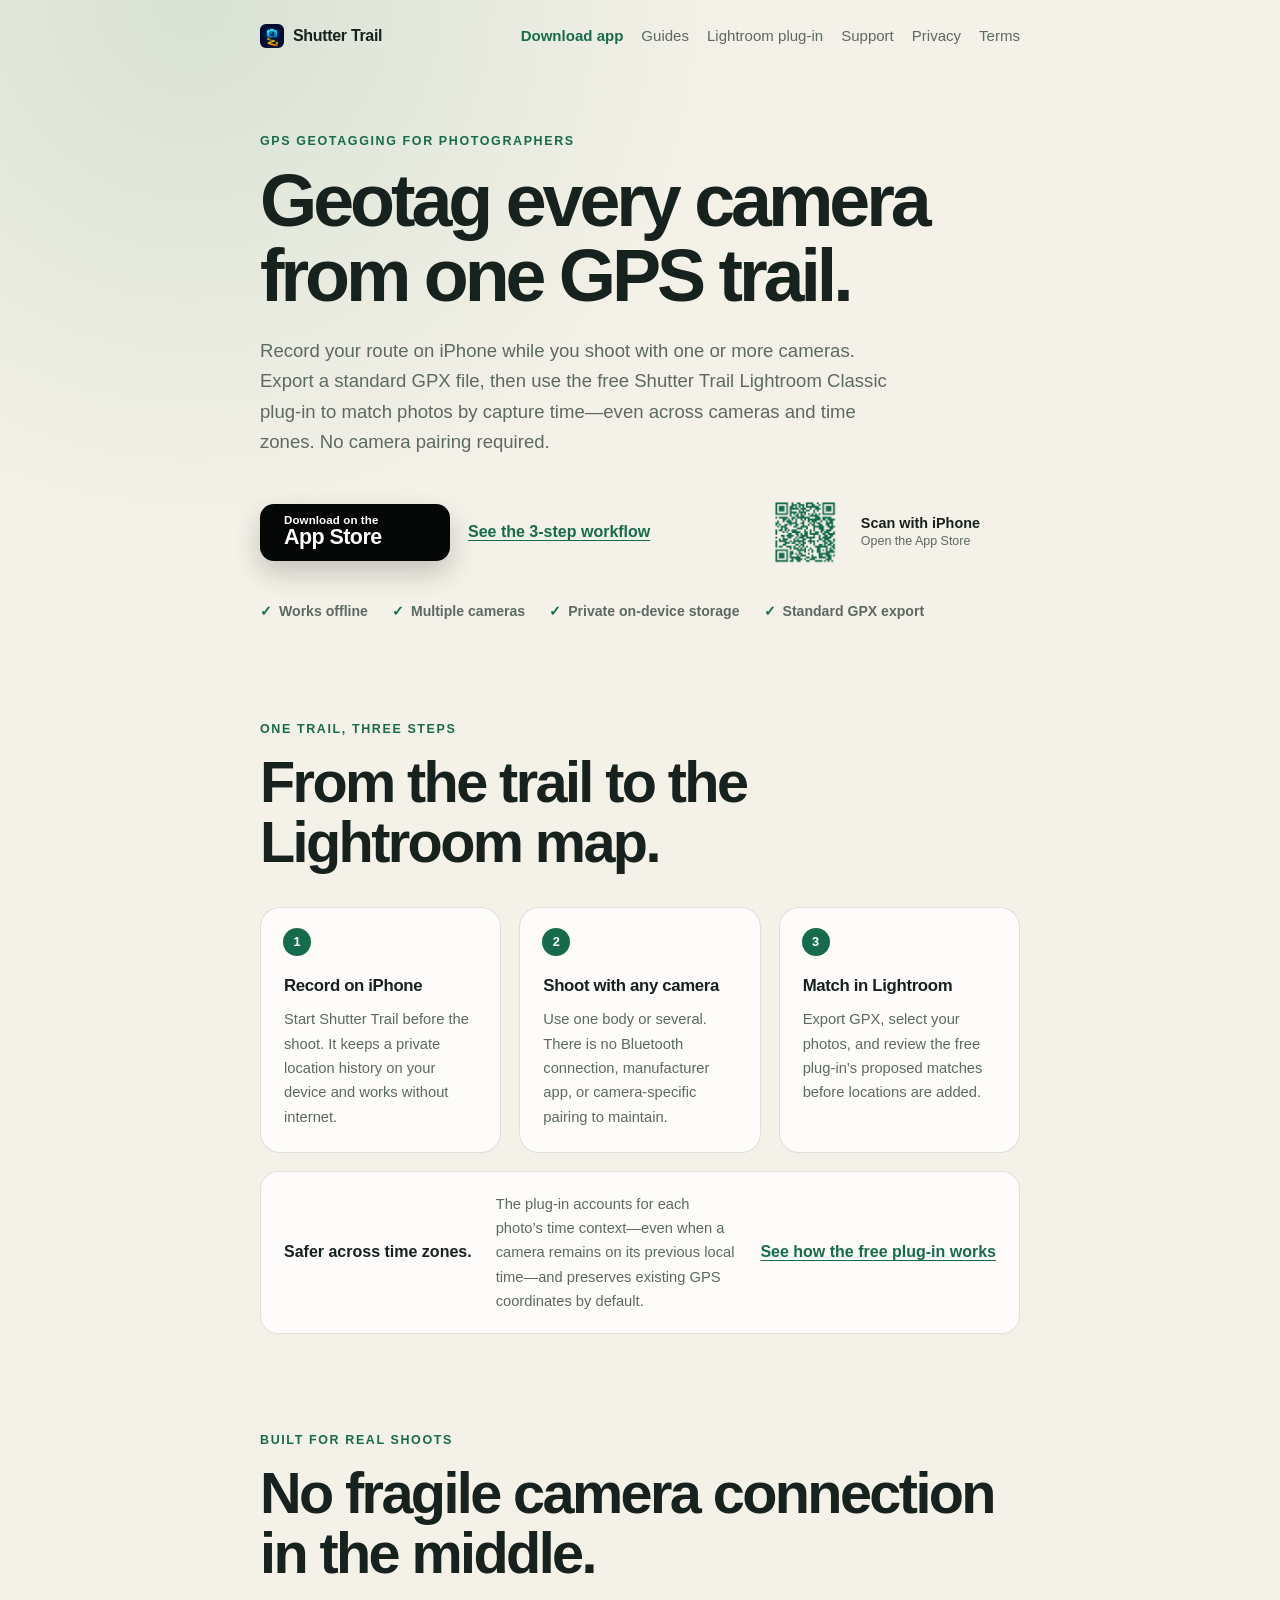
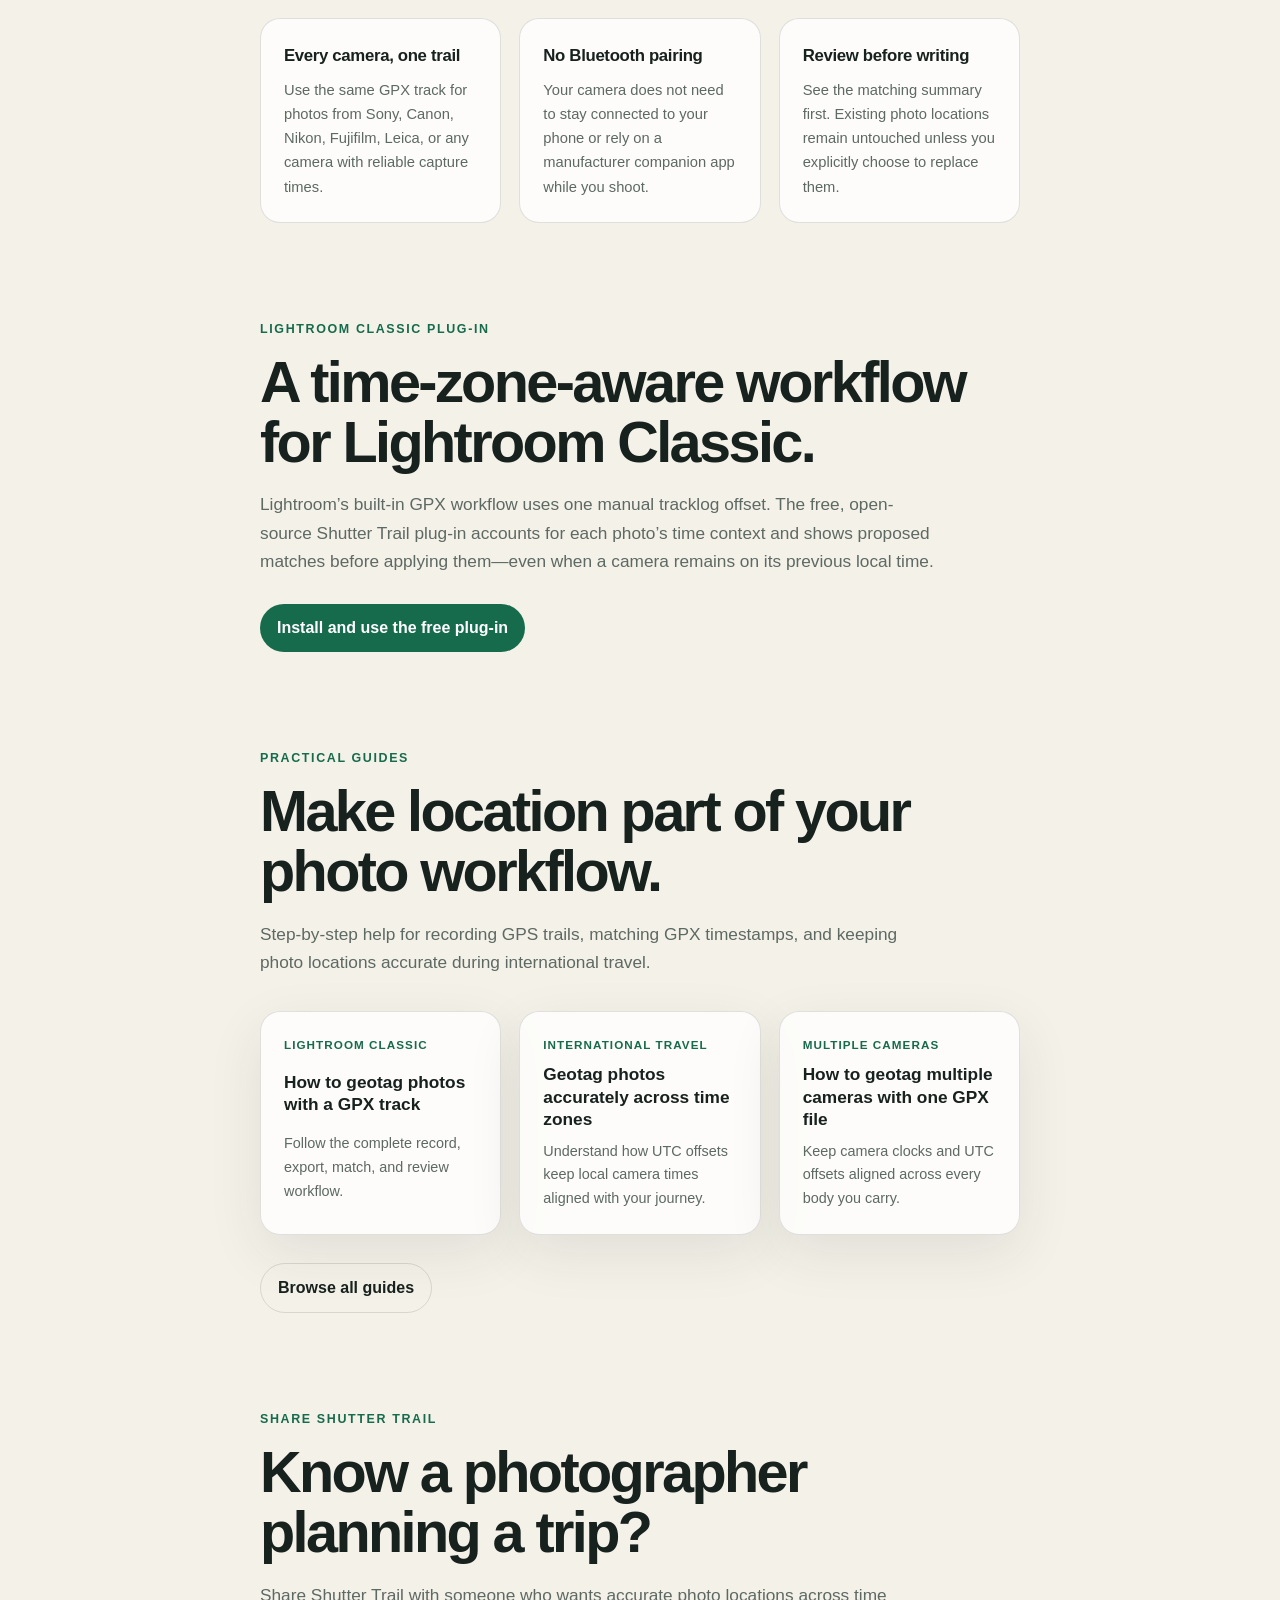
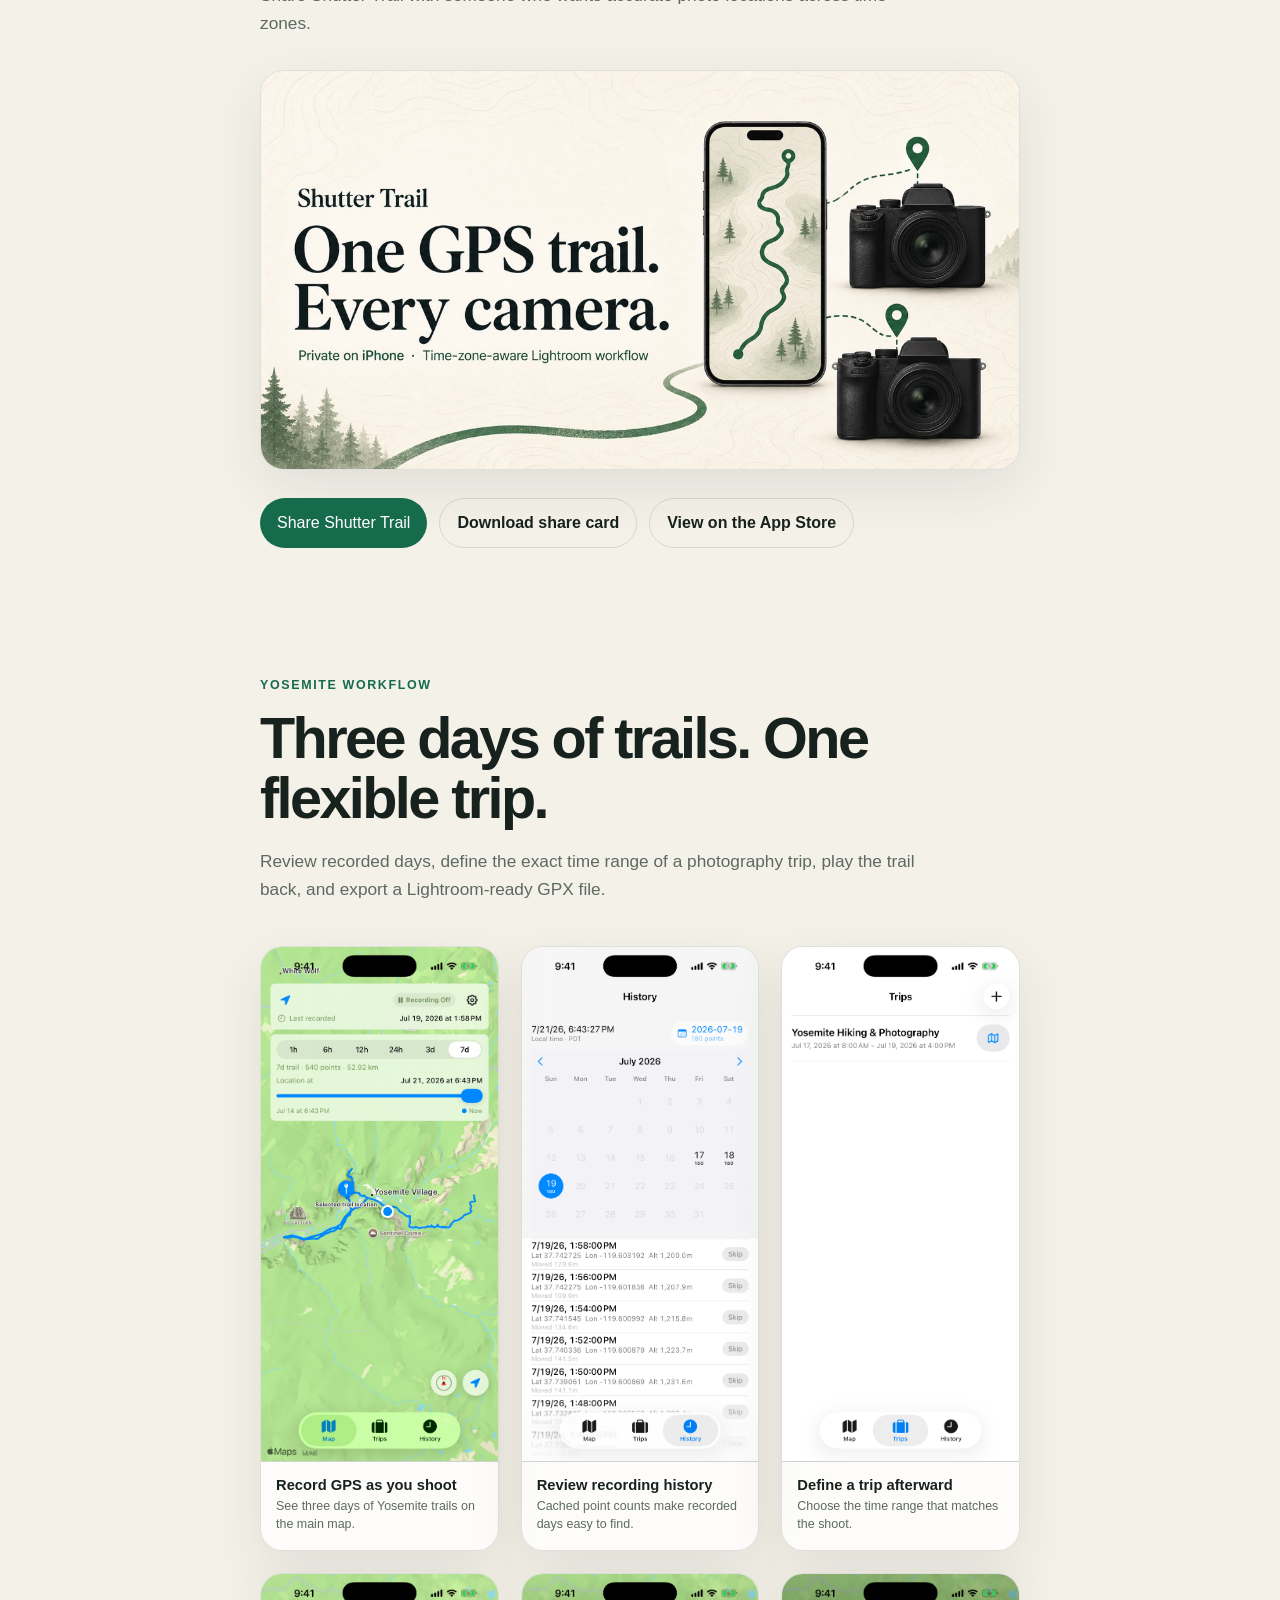
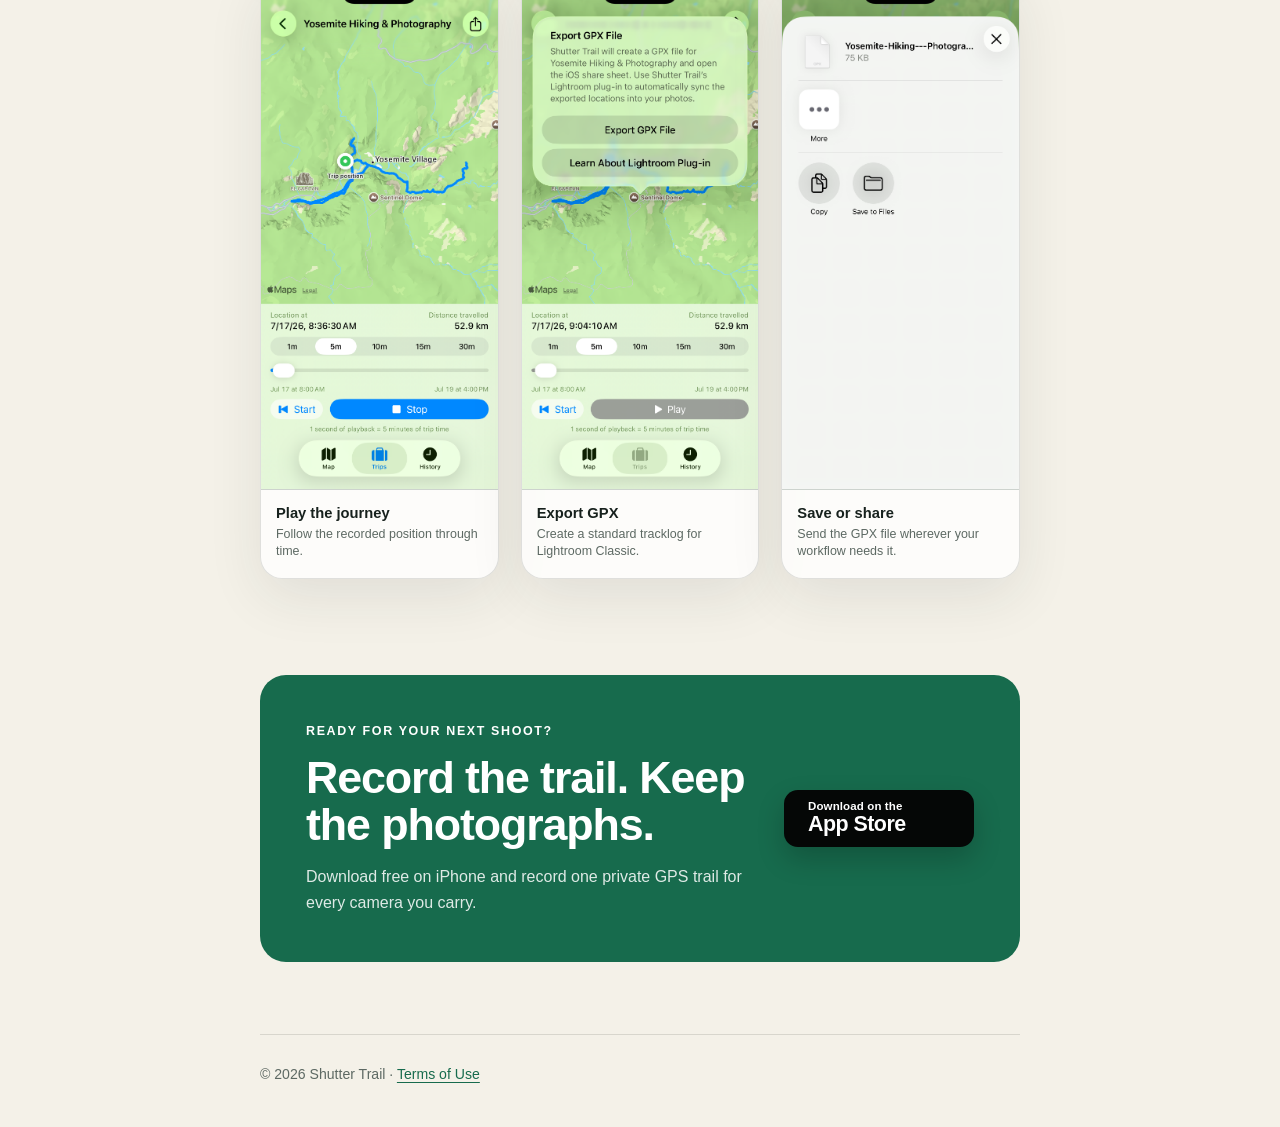
<file: index.html>
<!doctype html>
<html lang="en">
  <head>
    <meta charset="utf-8" />
    <meta name="viewport" content="width=device-width, initial-scale=1" />
    <meta
      name="description"
      content="Record one private GPS trail on iPhone and geotag photos from every camera in Lightroom Classic—even across time zones. No camera pairing required."
    />
    <meta name="robots" content="index, follow" />
    <meta property="og:type" content="website" />
    <meta property="og:title" content="Shutter Trail · One GPS Trail. Every Camera." />
    <meta
      property="og:description"
      content="Record one private GPS trail on iPhone, then match photos from all your cameras in Lightroom Classic—even across time zones."
    />
    <meta property="og:url" content="https://infiz.github.io/shuttertrail-pages/" />
    <meta property="og:site_name" content="Shutter Trail" />
    <meta
      property="og:image"
      content="https://infiz.github.io/shuttertrail-pages/images/og-shutter-trail-v2.jpg"
    />
    <meta property="og:image:width" content="1200" />
    <meta property="og:image:height" content="630" />
    <meta property="og:image:alt" content="Shutter Trail — One GPS trail for every camera" />
    <meta name="twitter:card" content="summary_large_image" />
    <meta name="apple-itunes-app" content="app-id=6792596736" />
    <title>Shutter Trail · One GPS Trail for Every Camera</title>
    <link rel="canonical" href="https://infiz.github.io/shuttertrail-pages/" />
    <link rel="stylesheet" href="styles.css" />
    <script type="application/ld+json">
      {
        "@context": "https://schema.org",
        "@type": "SoftwareApplication",
        "name": "Shutter Trail",
        "url": "https://infiz.github.io/shuttertrail-pages/",
        "installUrl": "https://apps.apple.com/us/app/shutter-trail/id6792596736",
        "applicationCategory": "PhotographyApplication",
        "operatingSystem": "iOS",
        "description": "Record one private GPS trail on iPhone and match photos from multiple cameras in Lightroom Classic, including trips across time zones.",
        "offers": {
          "@type": "Offer",
          "price": "0",
          "priceCurrency": "USD"
        }
      }
    </script>
    <script async src="https://www.googletagmanager.com/gtag/js?id=G-92F6QVJRV9"></script>
    <script src="site.js"></script>
    <script>
      window.dataLayer = window.dataLayer || [];
      function gtag() {
        dataLayer.push(arguments);
      }
      gtag("js", new Date());
      gtag("config", "G-92F6QVJRV9");
    </script>
  </head>
  <body>
    <div class="shell">
      <header>
        <a class="brand" href="./"
          ><img class="brand-icon" src="images/app-icon.png" alt="" width="24" height="24" />Shutter
          Trail</a
        >
        <nav aria-label="Primary">
          <a class="nav-download" href="https://apps.apple.com/us/app/shutter-trail/id6792596736"
            >Download app</a
          >
          <a href="guides/">Guides</a>
          <a href="lightroom-gpx-sync/">Lightroom plug-in</a>
          <a href="support/">Support</a>
          <a href="privacy/">Privacy</a>
          <a href="terms/">Terms</a>
        </nav>
      </header>
      <main>
        <section class="hero" aria-labelledby="hero-title">
          <p class="eyebrow">GPS geotagging for photographers</p>
          <h1 id="hero-title">Geotag every camera from one GPS trail.</h1>
          <p class="lede">
            Record your route on iPhone while you shoot with one or more cameras. Export a standard
            GPX file, then use the free Shutter Trail Lightroom Classic plug-in to match photos by
            capture time—even across cameras and time zones. No camera pairing required.
          </p>
          <div class="actions hero-actions">
            <a
              class="button app-store-button"
              href="https://apps.apple.com/us/app/shutter-trail/id6792596736"
              data-track="app-store-hero"
            >
              <span class="app-store-kicker">Download on the</span>
              <span class="app-store-name">App Store</span>
            </a>
            <a class="hero-secondary-link" href="#how-it-works">See the 3-step workflow</a>
            <a
              class="qr-download"
              href="https://apps.apple.com/us/app/shutter-trail/id6792596736"
              aria-label="Open Shutter Trail in the App Store"
            >
              <img
                src="images/app-store-qr.png"
                alt="QR code for the Shutter Trail App Store page"
                width="96"
                height="96"
              />
              <span><strong>Scan with iPhone</strong>Open the App Store</span>
            </a>
          </div>
          <ul class="trust-line" aria-label="Product highlights">
            <li>Works offline</li>
            <li>Multiple cameras</li>
            <li>Private on-device storage</li>
            <li>Standard GPX export</li>
          </ul>
        </section>

        <section class="workflow" id="how-it-works" aria-labelledby="workflow-title">
          <p class="eyebrow">One trail, three steps</p>
          <h2 id="workflow-title" class="section-title">From the trail to the Lightroom map.</h2>
          <div class="workflow-grid">
            <article class="workflow-step">
              <span class="step-number" aria-hidden="true">1</span>
              <h3>Record on iPhone</h3>
              <p>
                Start Shutter Trail before the shoot. It keeps a private location history on your
                device and works without internet.
              </p>
            </article>
            <article class="workflow-step">
              <span class="step-number" aria-hidden="true">2</span>
              <h3>Shoot with any camera</h3>
              <p>
                Use one body or several. There is no Bluetooth connection, manufacturer app, or
                camera-specific pairing to maintain.
              </p>
            </article>
            <article class="workflow-step">
              <span class="step-number" aria-hidden="true">3</span>
              <h3>Match in Lightroom</h3>
              <p>
                Export GPX, select your photos, and review the free plug-in’s proposed matches
                before locations are added.
              </p>
            </article>
          </div>
          <div class="workflow-note">
            <strong>Safer across time zones.</strong>
            <p>
              The plug-in accounts for each photo’s time context—even when a camera remains on its
              previous local time—and preserves existing GPS coordinates by default.
            </p>
            <a href="lightroom-gpx-sync/" data-track="plugin-workflow"
              >See how the free plug-in works</a
            >
          </div>
        </section>

        <section class="benefits" aria-labelledby="built-for-photographers">
          <p class="eyebrow">Built for real shoots</p>
          <h2 id="built-for-photographers" class="section-title">
            No fragile camera connection in the middle.
          </h2>
          <div class="benefit-grid">
            <article class="benefit-card">
              <h3>Every camera, one trail</h3>
              <p>
                Use the same GPX track for photos from Sony, Canon, Nikon, Fujifilm, Leica, or any
                camera with reliable capture times.
              </p>
            </article>
            <article class="benefit-card">
              <h3>No Bluetooth pairing</h3>
              <p>
                Your camera does not need to stay connected to your phone or rely on a manufacturer
                companion app while you shoot.
              </p>
            </article>
            <article class="benefit-card">
              <h3>Review before writing</h3>
              <p>
                See the matching summary first. Existing photo locations remain untouched unless you
                explicitly choose to replace them.
              </p>
            </article>
          </div>
        </section>

        <section class="plugin-callout" aria-labelledby="lightroom-plugin">
          <p class="eyebrow">Lightroom Classic plug-in</p>
          <h2 id="lightroom-plugin" class="section-title">
            A time-zone-aware workflow for Lightroom Classic.
          </h2>
          <p class="section-lede">
            Lightroom’s built-in GPX workflow uses one manual tracklog offset. The free, open-source
            Shutter Trail plug-in accounts for each photo’s time context and shows proposed matches
            before applying them—even when a camera remains on its previous local time.
          </p>
          <div class="actions">
            <a class="button" href="lightroom-gpx-sync/" data-track="plugin-homepage"
              >Install and use the free plug-in</a
            >
          </div>
        </section>

        <section class="guide-preview" aria-labelledby="photography-guides">
          <p class="eyebrow">Practical guides</p>
          <h2 id="photography-guides" class="section-title">
            Make location part of your photo workflow.
          </h2>
          <p class="section-lede">
            Step-by-step help for recording GPS trails, matching GPX timestamps, and keeping photo
            locations accurate during international travel.
          </p>
          <div class="guide-grid">
            <a class="guide-card" href="guides/geotag-photos-lightroom-gpx/">
              <span class="guide-label">Lightroom Classic</span>
              <strong>How to geotag photos with a GPX track</strong>
              <span>Follow the complete record, export, match, and review workflow.</span>
            </a>
            <a class="guide-card" href="guides/international-travel-time-zones/">
              <span class="guide-label">International travel</span>
              <strong>Geotag photos accurately across time zones</strong>
              <span
                >Understand how UTC offsets keep local camera times aligned with your journey.</span
              >
            </a>
            <a class="guide-card" href="guides/multiple-cameras-utc-offsets/">
              <span class="guide-label">Multiple cameras</span>
              <strong>How to geotag multiple cameras with one GPX file</strong>
              <span>Keep camera clocks and UTC offsets aligned across every body you carry.</span>
            </a>
          </div>
          <div class="actions">
            <a class="button secondary" href="guides/">Browse all guides</a>
          </div>
        </section>

        <section class="social-card-section" aria-labelledby="share-shutter-trail">
          <div class="social-card-copy">
            <p class="eyebrow">Share Shutter Trail</p>
            <h2 id="share-shutter-trail" class="section-title">
              Know a photographer planning a trip?
            </h2>
            <p class="section-lede">
              Share Shutter Trail with someone who wants accurate photo locations across time zones.
            </p>
          </div>
          <a
            class="social-card-link"
            href="images/og-shutter-trail-v2.jpg"
            aria-label="Open the Shutter Trail share card full size"
          >
            <img
              src="images/og-shutter-trail-v2.jpg"
              alt="Shutter Trail — One GPS trail. Every camera."
              width="1200"
              height="630"
              loading="lazy"
            />
          </a>
          <div class="actions">
            <button class="button share-button" id="share-shutter-trail-button" type="button">
              Share Shutter Trail
            </button>
            <a class="button secondary" href="images/og-shutter-trail-v2.jpg" download
              >Download share card</a
            >
            <a
              class="button secondary"
              href="https://apps.apple.com/us/app/shutter-trail/id6792596736"
              >View on the App Store</a
            >
          </div>
          <p class="share-status" id="share-status" role="status" aria-live="polite"></p>
        </section>

        <section class="showcase" aria-labelledby="app-walkthrough">
          <p class="eyebrow">Yosemite workflow</p>
          <h2 id="app-walkthrough" class="section-title">
            Three days of trails. One flexible trip.
          </h2>
          <p class="section-lede">
            Review recorded days, define the exact time range of a photography trip, play the trail
            back, and export a Lightroom-ready GPX file.
          </p>

          <div class="screenshot-grid">
            <figure class="screenshot-card screenshot-card--featured">
              <a
                class="screenshot-link"
                href="images/screenshots/01-yosemite-main-map.png"
                aria-label="View the Yosemite main map screenshot full size"
              >
                <img
                  src="images/screenshots/01-yosemite-main-map.png"
                  alt="Shutter Trail main map showing recorded GPS trails in Yosemite"
                  width="1206"
                  height="2622"
                />
              </a>
              <figcaption>
                <strong>Record GPS as you shoot</strong
                ><span>See three days of Yosemite trails on the main map.</span>
              </figcaption>
            </figure>

            <figure class="screenshot-card">
              <a
                class="screenshot-link"
                href="images/screenshots/07-three-day-history.png"
                aria-label="View the recording history screenshot full size"
              >
                <img
                  src="images/screenshots/07-three-day-history.png"
                  alt="Shutter Trail history calendar showing recorded points across three days in Yosemite"
                  width="1206"
                  height="2622"
                  loading="lazy"
                />
              </a>
              <figcaption>
                <strong>Review recording history</strong
                ><span>Cached point counts make recorded days easy to find.</span>
              </figcaption>
            </figure>

            <figure class="screenshot-card">
              <a
                class="screenshot-link"
                href="images/screenshots/02-yosemite-trip.png"
                aria-label="View the Yosemite trip screenshot full size"
              >
                <img
                  src="images/screenshots/02-yosemite-trip.png"
                  alt="Trips screen showing Yosemite Hiking &amp; Photography spanning three days"
                  width="1206"
                  height="2622"
                  loading="lazy"
                />
              </a>
              <figcaption>
                <strong>Define a trip afterward</strong
                ><span>Choose the time range that matches the shoot.</span>
              </figcaption>
            </figure>

            <figure class="screenshot-card">
              <a
                class="screenshot-link"
                href="images/screenshots/04-playing-yosemite-trail.png"
                aria-label="View the trail playback screenshot full size"
              >
                <img
                  src="images/screenshots/04-playing-yosemite-trail.png"
                  alt="Yosemite trail playback running with a movable position marker"
                  width="1206"
                  height="2622"
                  loading="lazy"
                />
              </a>
              <figcaption>
                <strong>Play the journey</strong
                ><span>Follow the recorded position through time.</span>
              </figcaption>
            </figure>

            <figure class="screenshot-card">
              <a
                class="screenshot-link"
                href="images/screenshots/05-export-gpx.png"
                aria-label="View the GPX export screenshot full size"
              >
                <img
                  src="images/screenshots/05-export-gpx.png"
                  alt="Confirmation to export Yosemite Hiking &amp; Photography as a GPX file"
                  width="1206"
                  height="2622"
                  loading="lazy"
                />
              </a>
              <figcaption>
                <strong>Export GPX</strong
                ><span>Create a standard tracklog for Lightroom Classic.</span>
              </figcaption>
            </figure>

            <figure class="screenshot-card">
              <a
                class="screenshot-link"
                href="images/screenshots/06-share-gpx.png"
                aria-label="View the GPX sharing screenshot full size"
              >
                <img
                  src="images/screenshots/06-share-gpx.png"
                  alt="iOS share sheet showing the exported Yosemite Hiking &amp; Photography GPX file"
                  width="1206"
                  height="2622"
                  loading="lazy"
                />
              </a>
              <figcaption>
                <strong>Save or share</strong
                ><span>Send the GPX file wherever your workflow needs it.</span>
              </figcaption>
            </figure>
          </div>
        </section>

        <section class="download-callout" aria-labelledby="download-shutter-trail">
          <div>
            <p class="eyebrow">Ready for your next shoot?</p>
            <h2 id="download-shutter-trail">Record the trail. Keep the photographs.</h2>
            <p>
              Download free on iPhone and record one private GPS trail for every camera you carry.
            </p>
          </div>
          <a
            class="button app-store-button"
            href="https://apps.apple.com/us/app/shutter-trail/id6792596736"
          >
            <span class="app-store-kicker">Download on the</span>
            <span class="app-store-name">App Store</span>
          </a>
        </section>
      </main>
      <footer>© 2026 Shutter Trail · <a href="terms/">Terms of Use</a></footer>
    </div>
    <script>
      const shareButton = document.getElementById("share-shutter-trail-button");
      const shareStatus = document.getElementById("share-status");
      const shareData = {
        title: "Shutter Trail",
        text: "One GPS trail. Every camera.",
        url: "https://infiz.github.io/shuttertrail-pages/",
      };

      shareButton.addEventListener("click", async () => {
        shareStatus.textContent = "";

        if (navigator.share) {
          try {
            await navigator.share(shareData);
          } catch (error) {
            if (error.name !== "AbortError") {
              shareStatus.textContent =
                "Sharing is unavailable. Try downloading the share card instead.";
            }
          }
          return;
        }

        try {
          await navigator.clipboard.writeText(shareData.url);
          shareStatus.textContent = "Website link copied. It is ready to paste.";
        } catch {
          window.prompt("Copy this link to share Shutter Trail:", shareData.url);
        }
      });

      document.querySelectorAll("[data-track]").forEach((link) => {
        link.addEventListener("click", () => {
          if (typeof gtag === "function") {
            gtag("event", "select_content", {
              content_type: "cta",
              content_id: link.dataset.track,
            });
          }
        });
      });
    </script>
  </body>
</html>
</file>
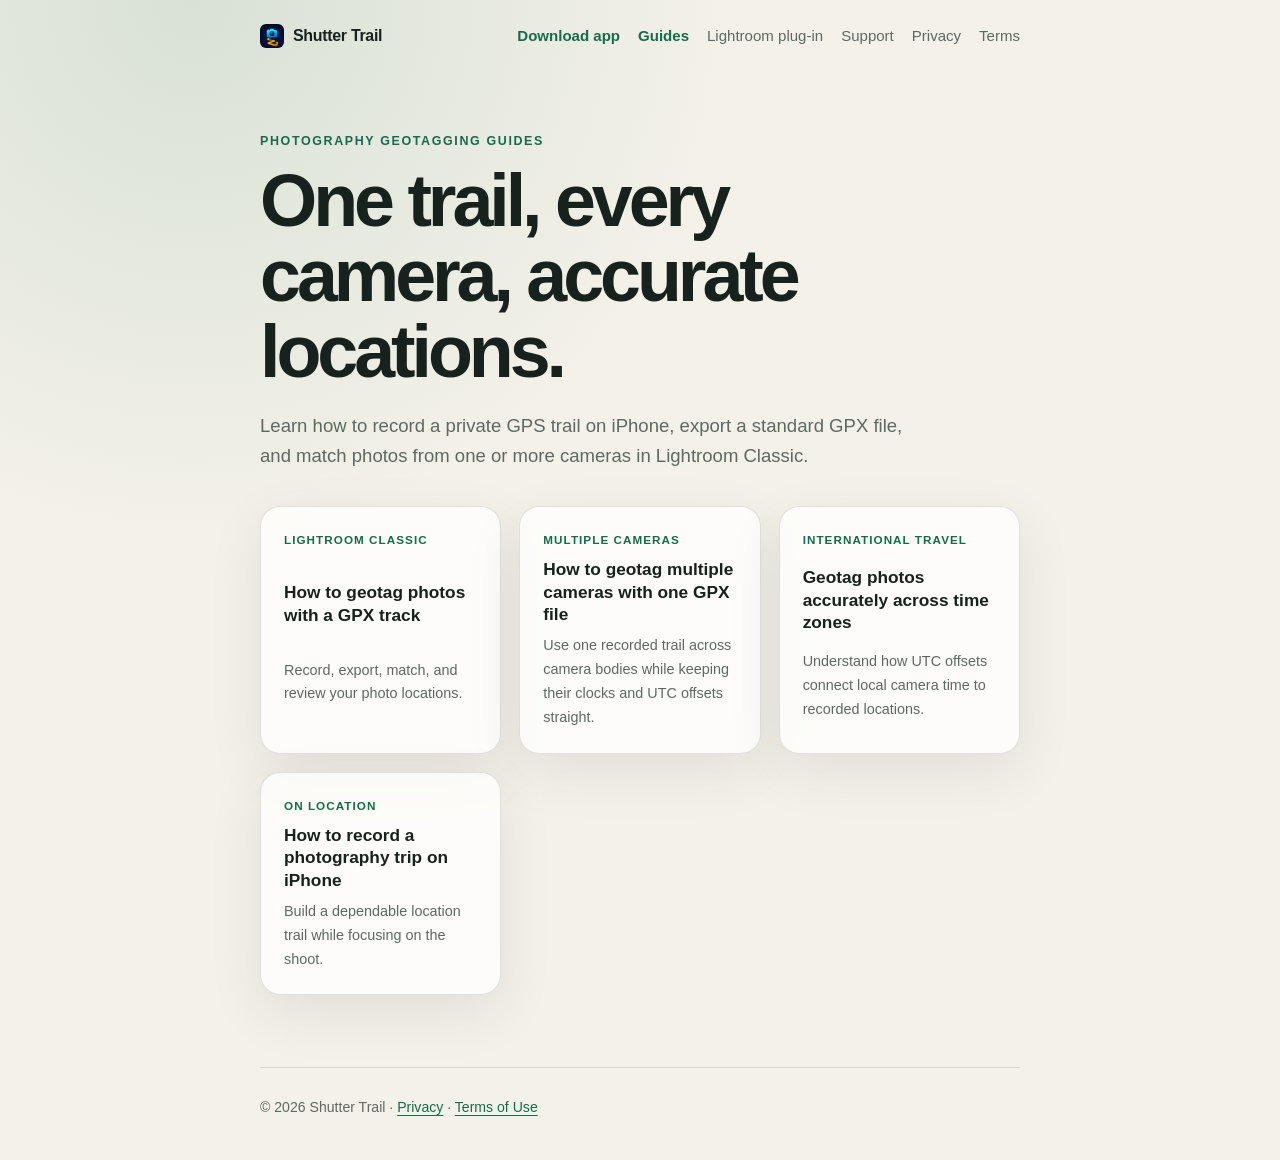
<file: guides/index.html>
<!doctype html>
<html lang="en">
  <head>
    <meta charset="utf-8" />
    <meta name="viewport" content="width=device-width, initial-scale=1" />
    <meta
      name="description"
      content="Practical guides for recording one GPS trail, geotagging photos from multiple cameras, and handling time zones in Lightroom Classic."
    />
    <meta name="robots" content="index, follow" />
    <meta property="og:type" content="website" />
    <meta property="og:title" content="Photography Geotagging Guides · Shutter Trail" />
    <meta
      property="og:description"
      content="Record one GPS trail, geotag photos from multiple cameras, and handle time zones in Lightroom Classic."
    />
    <meta property="og:url" content="https://infiz.github.io/shuttertrail-pages/guides/" />
    <meta
      property="og:image"
      content="https://infiz.github.io/shuttertrail-pages/images/og-shutter-trail-v2.jpg"
    />
    <meta name="twitter:card" content="summary_large_image" />
    <title>Photography Geotagging Guides · Shutter Trail</title>
    <link rel="canonical" href="https://infiz.github.io/shuttertrail-pages/guides/" />
    <link rel="stylesheet" href="../styles.css" />
    <script async src="https://www.googletagmanager.com/gtag/js?id=G-92F6QVJRV9"></script>
    <script>
      window.dataLayer = window.dataLayer || [];
      function gtag() {
        dataLayer.push(arguments);
      }
      gtag("js", new Date());
      gtag("config", "G-92F6QVJRV9");
    </script>
  </head>
  <body>
    <div class="shell">
      <header>
        <a class="brand" href="../"
          ><img
            class="brand-icon"
            src="../images/app-icon.png"
            alt=""
            width="24"
            height="24"
          />Shutter Trail</a
        >
        <nav aria-label="Primary">
          <a class="nav-download" href="https://apps.apple.com/us/app/shutter-trail/id6792596736"
            >Download app</a
          >
          <a href="./" aria-current="page">Guides</a>
          <a href="../lightroom-gpx-sync/">Lightroom plug-in</a>
          <a href="../support/">Support</a>
          <a href="../privacy/">Privacy</a>
          <a href="../terms/">Terms</a>
        </nav>
      </header>
      <main>
        <div class="article-header">
          <p class="eyebrow">Photography geotagging guides</p>
          <h1>One trail, every camera, accurate locations.</h1>
          <p class="lede">
            Learn how to record a private GPS trail on iPhone, export a standard GPX file, and match
            photos from one or more cameras in Lightroom Classic.
          </p>
        </div>
        <div class="guide-grid">
          <a class="guide-card" href="geotag-photos-lightroom-gpx/">
            <span class="guide-label">Lightroom Classic</span>
            <strong>How to geotag photos with a GPX track</strong>
            <span>Record, export, match, and review your photo locations.</span>
          </a>
          <a class="guide-card" href="multiple-cameras-utc-offsets/">
            <span class="guide-label">Multiple cameras</span>
            <strong>How to geotag multiple cameras with one GPX file</strong>
            <span
              >Use one recorded trail across camera bodies while keeping their clocks and UTC
              offsets straight.</span
            >
          </a>
          <a class="guide-card" href="international-travel-time-zones/">
            <span class="guide-label">International travel</span>
            <strong>Geotag photos accurately across time zones</strong>
            <span>Understand how UTC offsets connect local camera time to recorded locations.</span>
          </a>
          <a class="guide-card" href="record-photography-trip/">
            <span class="guide-label">On location</span>
            <strong>How to record a photography trip on iPhone</strong>
            <span>Build a dependable location trail while focusing on the shoot.</span>
          </a>
        </div>
      </main>
      <footer>
        © 2026 Shutter Trail · <a href="../privacy/">Privacy</a> ·
        <a href="../terms/">Terms of Use</a>
      </footer>
    </div>
    <script src="../site.js"></script>
  </body>
</html>
</file>
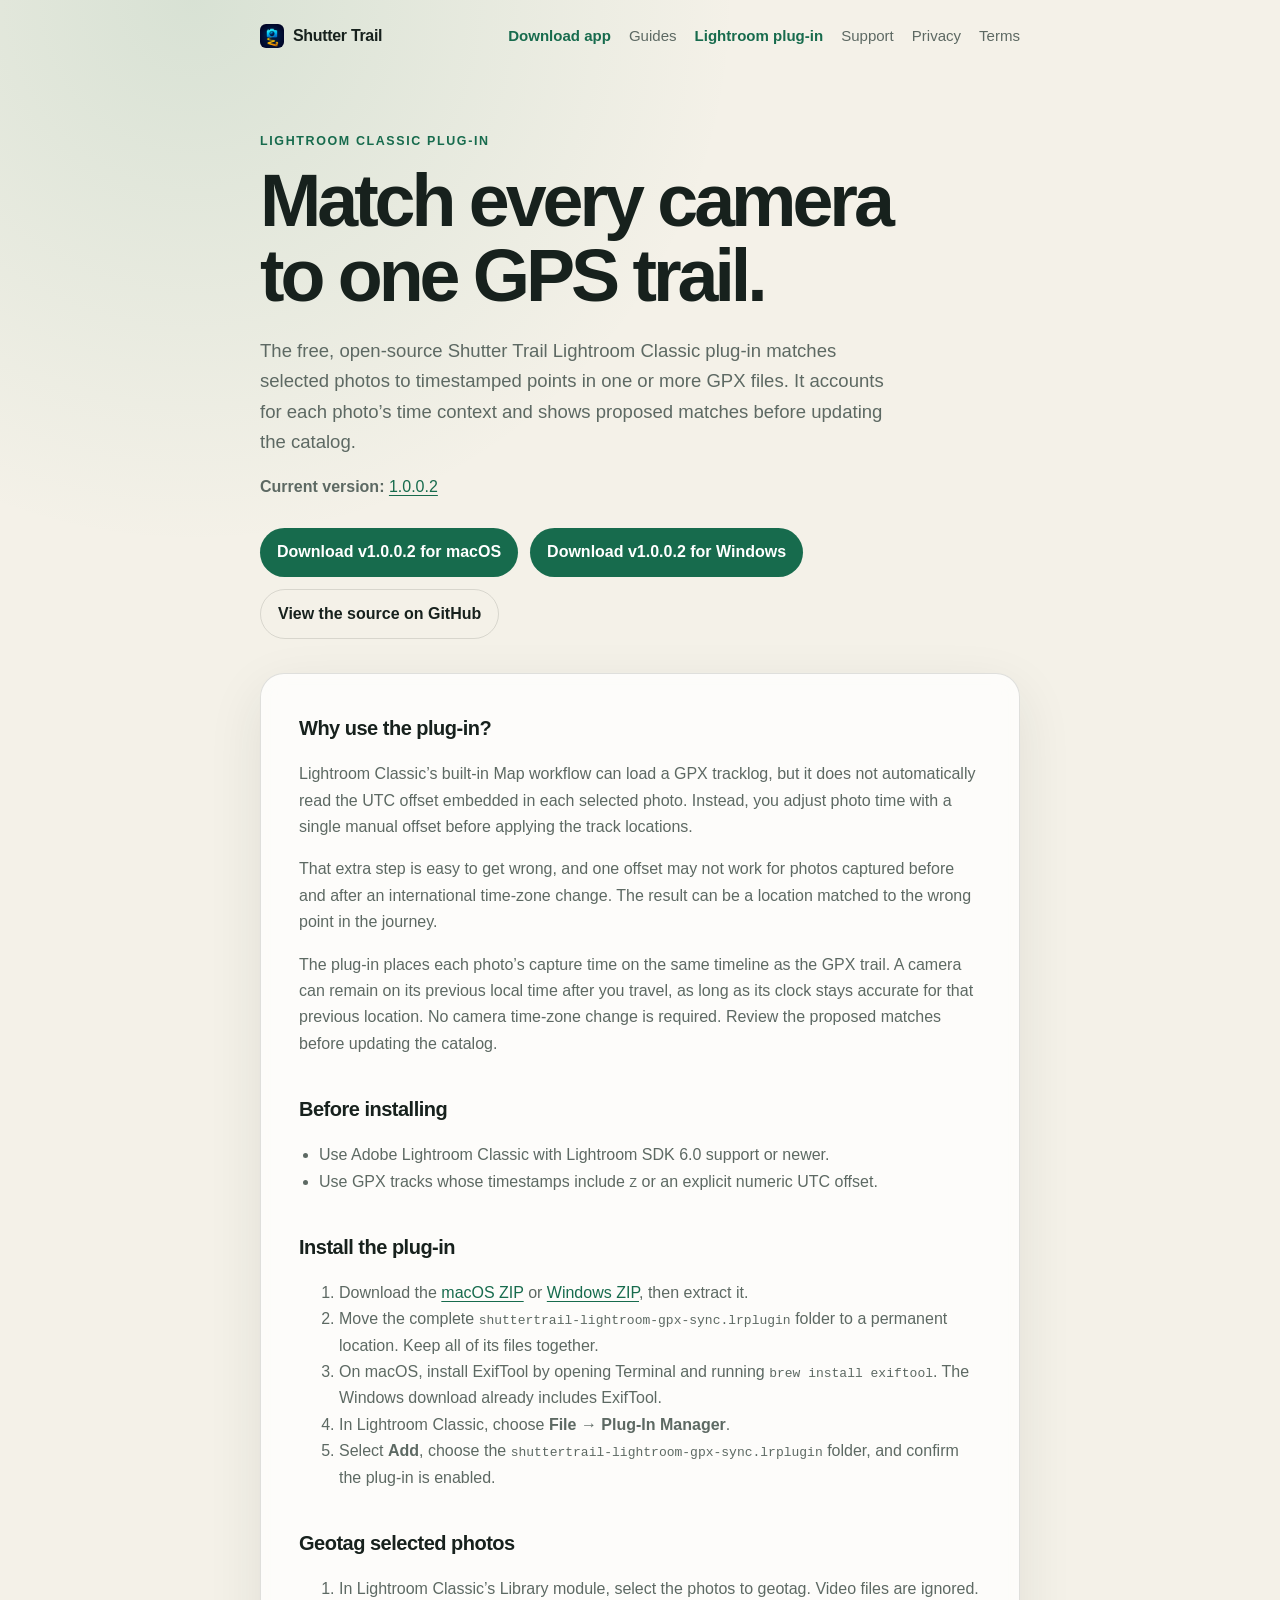
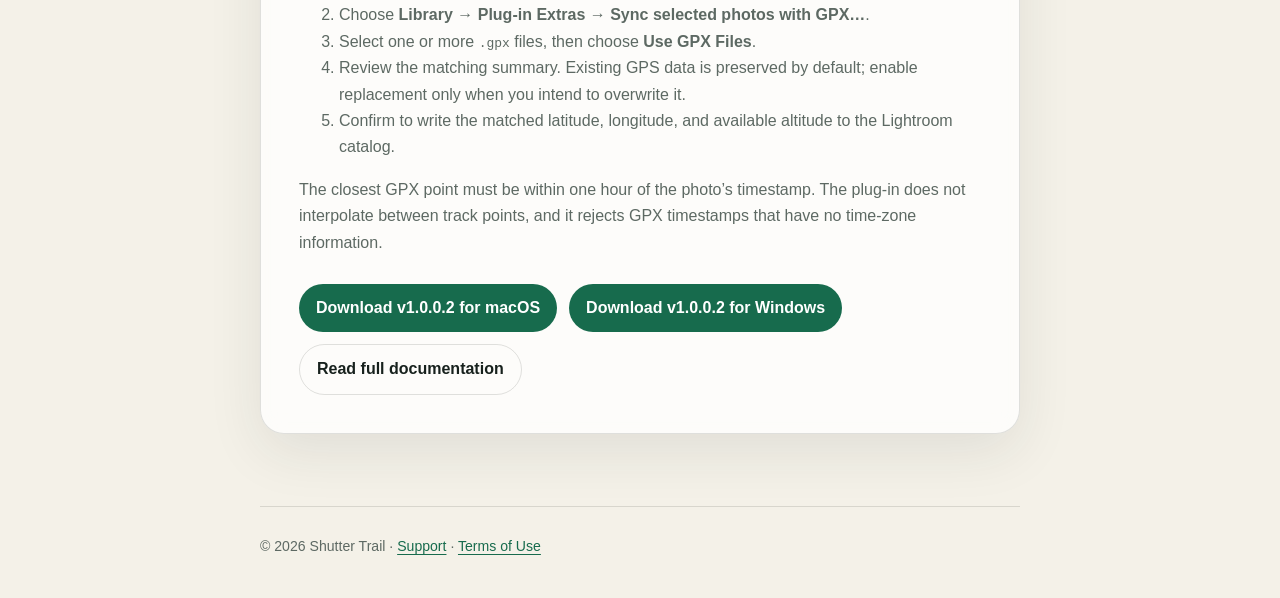
<file: lightroom-gpx-sync/index.html>
<!doctype html>
<html lang="en">
  <head>
    <meta charset="utf-8" />
    <meta name="viewport" content="width=device-width, initial-scale=1" />
    <meta
      name="description"
      content="Use the free Shutter Trail Lightroom Classic plug-in to match photos from multiple cameras to GPX locations across time zones."
    />
    <meta name="robots" content="index, follow" />
    <meta property="og:type" content="article" />
    <meta property="og:title" content="Free Lightroom Classic Plug-in · Shutter Trail" />
    <meta
      property="og:description"
      content="Automatically geotag Lightroom Classic photos by matching capture times and UTC offsets to GPX tracks."
    />
    <meta
      property="og:url"
      content="https://infiz.github.io/shuttertrail-pages/lightroom-gpx-sync/"
    />
    <meta property="og:site_name" content="Shutter Trail" />
    <meta
      property="og:image"
      content="https://infiz.github.io/shuttertrail-pages/images/og-shutter-trail-v2.jpg"
    />
    <meta property="og:image:alt" content="Shutter Trail — One GPS trail. Every camera." />
    <meta name="twitter:card" content="summary_large_image" />
    <title>Free Lightroom Classic Plug-in · Shutter Trail</title>
    <link rel="canonical" href="https://infiz.github.io/shuttertrail-pages/lightroom-gpx-sync/" />
    <link rel="stylesheet" href="../styles.css" />
    <script async src="https://www.googletagmanager.com/gtag/js?id=G-92F6QVJRV9"></script>
    <script>
      window.dataLayer = window.dataLayer || [];
      function gtag() {
        dataLayer.push(arguments);
      }
      gtag("js", new Date());
      gtag("config", "G-92F6QVJRV9");
    </script>
  </head>
  <body>
    <div class="shell">
      <header>
        <a class="brand" href="../"
          ><img
            class="brand-icon"
            src="../images/app-icon.png"
            alt=""
            width="24"
            height="24"
          />Shutter Trail</a
        >
        <nav aria-label="Primary">
          <a class="nav-download" href="https://apps.apple.com/us/app/shutter-trail/id6792596736"
            >Download app</a
          >
          <a href="../guides/">Guides</a>
          <a href="./" aria-current="page">Lightroom plug-in</a>
          <a href="../support/">Support</a>
          <a href="../privacy/">Privacy</a>
          <a href="../terms/">Terms</a>
        </nav>
      </header>
      <main>
        <p class="eyebrow">Lightroom Classic plug-in</p>
        <h1>Match every camera to one GPS trail.</h1>
        <p class="lede">
          The free, open-source Shutter Trail Lightroom Classic plug-in matches selected photos to
          timestamped points in one or more GPX files. It accounts for each photo’s time context and
          shows proposed matches before updating the catalog.
        </p>
        <p>
          <strong>Current version:</strong>
          <a
            href="https://github.com/infiz/shuttertrail-lightroom-gpx-sync/releases/tag/v1.0.0.2"
            rel="noopener"
            >1.0.0.2</a
          >
        </p>
        <div class="actions">
          <a
            class="button"
            href="../downloads/shuttertrail-lightroom-gpx-sync-1.0.0.2-macos.zip"
            download
            >Download v1.0.0.2 for macOS</a
          >
          <a
            class="button"
            href="../downloads/shuttertrail-lightroom-gpx-sync-1.0.0.2-windows.zip"
            download
            >Download v1.0.0.2 for Windows</a
          >
          <a
            class="button secondary"
            href="https://github.com/infiz/shuttertrail-lightroom-gpx-sync"
            rel="noopener"
            >View the source on GitHub</a
          >
        </div>

        <article class="card">
          <h2>Why use the plug-in?</h2>
          <p>
            Lightroom Classic’s built-in Map workflow can load a GPX tracklog, but it does not
            automatically read the UTC offset embedded in each selected photo. Instead, you adjust
            photo time with a single manual offset before applying the track locations.
          </p>
          <p>
            That extra step is easy to get wrong, and one offset may not work for photos captured
            before and after an international time-zone change. The result can be a location matched
            to the wrong point in the journey.
          </p>
          <p>
            The plug-in places each photo’s capture time on the same timeline as the GPX trail. A
            camera can remain on its previous local time after you travel, as long as its clock
            stays accurate for that previous location. No camera time-zone change is required.
            Review the proposed matches before updating the catalog.
          </p>

          <h2>Before installing</h2>
          <ul>
            <li>Use Adobe Lightroom Classic with Lightroom SDK 6.0 support or newer.</li>
            <li>
              Use GPX tracks whose timestamps include <code>Z</code> or an explicit numeric UTC
              offset.
            </li>
          </ul>

          <h2>Install the plug-in</h2>
          <ol>
            <li>
              Download the
              <a href="../downloads/shuttertrail-lightroom-gpx-sync-1.0.0.2-macos.zip">macOS ZIP</a>
              or
              <a href="../downloads/shuttertrail-lightroom-gpx-sync-1.0.0.2-windows.zip"
                >Windows ZIP</a
              >, then extract it.
            </li>
            <li>
              Move the complete <code>shuttertrail-lightroom-gpx-sync.lrplugin</code> folder to a
              permanent location. Keep all of its files together.
            </li>
            <li>
              On macOS, install ExifTool by opening Terminal and running
              <code>brew install exiftool</code>. The Windows download already includes ExifTool.
            </li>
            <li>In Lightroom Classic, choose <strong>File → Plug-In Manager</strong>.</li>
            <li>
              Select <strong>Add</strong>, choose the
              <code>shuttertrail-lightroom-gpx-sync.lrplugin</code> folder, and confirm the plug-in
              is enabled.
            </li>
          </ol>

          <h2>Geotag selected photos</h2>
          <ol>
            <li>
              In Lightroom Classic’s Library module, select the photos to geotag. Video files are
              ignored.
            </li>
            <li>
              Choose <strong>Library → Plug-in Extras → Sync selected photos with GPX…</strong>.
            </li>
            <li>
              Select one or more <code>.gpx</code> files, then choose
              <strong>Use GPX Files</strong>.
            </li>
            <li>
              Review the matching summary. Existing GPS data is preserved by default; enable
              replacement only when you intend to overwrite it.
            </li>
            <li>
              Confirm to write the matched latitude, longitude, and available altitude to the
              Lightroom catalog.
            </li>
          </ol>
          <p>
            The closest GPX point must be within one hour of the photo’s timestamp. The plug-in does
            not interpolate between track points, and it rejects GPX timestamps that have no
            time-zone information.
          </p>

          <div class="actions">
            <a
              class="button"
              href="../downloads/shuttertrail-lightroom-gpx-sync-1.0.0.2-macos.zip"
              download
              >Download v1.0.0.2 for macOS</a
            >
            <a
              class="button"
              href="../downloads/shuttertrail-lightroom-gpx-sync-1.0.0.2-windows.zip"
              download
              >Download v1.0.0.2 for Windows</a
            >
            <a
              class="button secondary"
              href="https://github.com/infiz/shuttertrail-lightroom-gpx-sync#readme"
              rel="noopener"
              >Read full documentation</a
            >
          </div>
        </article>
      </main>
      <footer>
        © 2026 Shutter Trail · <a href="../support/">Support</a> ·
        <a href="../terms/">Terms of Use</a>
      </footer>
    </div>
    <script src="../site.js"></script>
  </body>
</html>
</file>
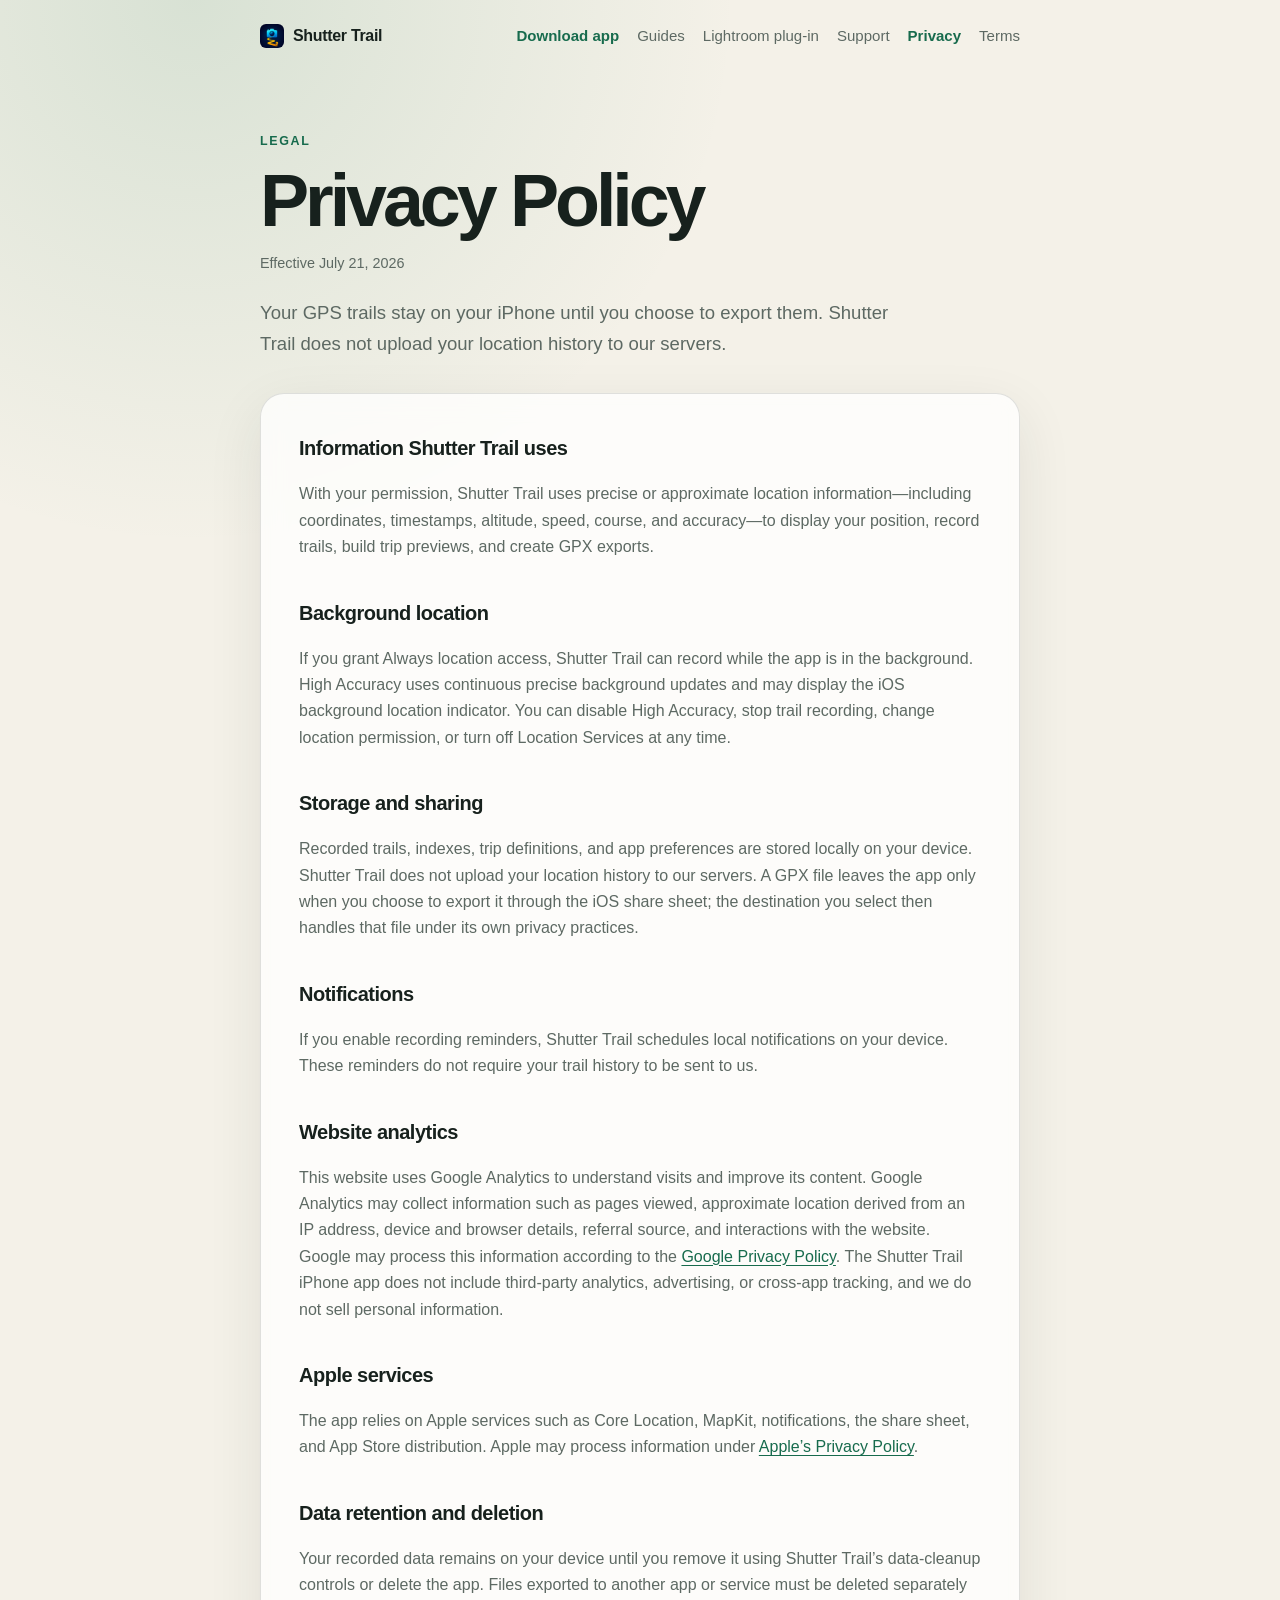
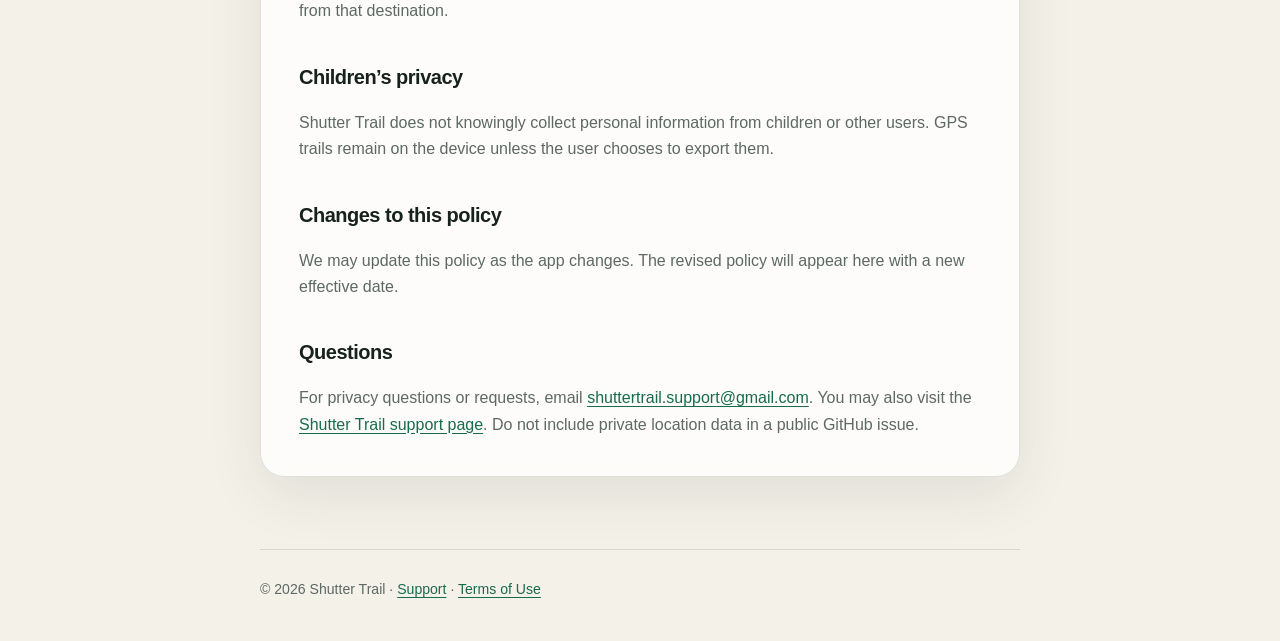
<file: privacy/index.html>
<!doctype html>
<html lang="en">
  <head>
    <meta charset="utf-8" />
    <meta name="viewport" content="width=device-width, initial-scale=1" />
    <meta
      name="description"
      content="How the Shutter Trail iPhone app keeps GPS trails on your device until you choose to export them."
    />
    <meta name="robots" content="index, follow" />
    <meta property="og:type" content="article" />
    <meta property="og:title" content="Privacy Policy · Shutter Trail" />
    <meta
      property="og:description"
      content="Your GPS trails stay on your iPhone until you choose to export them."
    />
    <meta property="og:url" content="https://infiz.github.io/shuttertrail-pages/privacy/" />
    <meta property="og:site_name" content="Shutter Trail" />
    <meta
      property="og:image"
      content="https://infiz.github.io/shuttertrail-pages/images/og-shutter-trail-v2.jpg"
    />
    <meta property="og:image:alt" content="Shutter Trail — One GPS trail. Every camera." />
    <meta name="twitter:card" content="summary_large_image" />
    <title>Privacy Policy · Shutter Trail</title>
    <link rel="canonical" href="https://infiz.github.io/shuttertrail-pages/privacy/" />
    <link rel="stylesheet" href="../styles.css" />
    <script async src="https://www.googletagmanager.com/gtag/js?id=G-92F6QVJRV9"></script>
    <script>
      window.dataLayer = window.dataLayer || [];
      function gtag() {
        dataLayer.push(arguments);
      }
      gtag("js", new Date());
      gtag("config", "G-92F6QVJRV9");
    </script>
  </head>
  <body>
    <div class="shell">
      <header>
        <a class="brand" href="../"
          ><img
            class="brand-icon"
            src="../images/app-icon.png"
            alt=""
            width="24"
            height="24"
          />Shutter Trail</a
        >
        <nav aria-label="Primary">
          <a class="nav-download" href="https://apps.apple.com/us/app/shutter-trail/id6792596736"
            >Download app</a
          >
          <a href="../guides/">Guides</a>
          <a href="../lightroom-gpx-sync/">Lightroom plug-in</a>
          <a href="../support/">Support</a>
          <a href="./" aria-current="page">Privacy</a>
          <a href="../terms/">Terms</a>
        </nav>
      </header>
      <main>
        <p class="eyebrow">Legal</p>
        <h1>Privacy Policy</h1>
        <p class="updated">Effective July 21, 2026</p>
        <p class="lede">
          Your GPS trails stay on your iPhone until you choose to export them. Shutter Trail does
          not upload your location history to our servers.
        </p>

        <article class="card">
          <h2>Information Shutter Trail uses</h2>
          <p>
            With your permission, Shutter Trail uses precise or approximate location
            information—including coordinates, timestamps, altitude, speed, course, and accuracy—to
            display your position, record trails, build trip previews, and create GPX exports.
          </p>

          <h2>Background location</h2>
          <p>
            If you grant Always location access, Shutter Trail can record while the app is in the
            background. High Accuracy uses continuous precise background updates and may display the
            iOS background location indicator. You can disable High Accuracy, stop trail recording,
            change location permission, or turn off Location Services at any time.
          </p>

          <h2>Storage and sharing</h2>
          <p>
            Recorded trails, indexes, trip definitions, and app preferences are stored locally on
            your device. Shutter Trail does not upload your location history to our servers. A GPX
            file leaves the app only when you choose to export it through the iOS share sheet; the
            destination you select then handles that file under its own privacy practices.
          </p>

          <h2>Notifications</h2>
          <p>
            If you enable recording reminders, Shutter Trail schedules local notifications on your
            device. These reminders do not require your trail history to be sent to us.
          </p>

          <h2>Website analytics</h2>
          <p>
            This website uses Google Analytics to understand visits and improve its content. Google
            Analytics may collect information such as pages viewed, approximate location derived
            from an IP address, device and browser details, referral source, and interactions with
            the website. Google may process this information according to the
            <a href="https://policies.google.com/privacy" rel="noopener">Google Privacy Policy</a>.
            The Shutter Trail iPhone app does not include third-party analytics, advertising, or
            cross-app tracking, and we do not sell personal information.
          </p>

          <h2>Apple services</h2>
          <p>
            The app relies on Apple services such as Core Location, MapKit, notifications, the share
            sheet, and App Store distribution. Apple may process information under
            <a href="https://www.apple.com/legal/privacy/" rel="noopener">Apple’s Privacy Policy</a
            >.
          </p>

          <h2>Data retention and deletion</h2>
          <p>
            Your recorded data remains on your device until you remove it using Shutter Trail’s
            data-cleanup controls or delete the app. Files exported to another app or service must
            be deleted separately from that destination.
          </p>

          <h2>Children’s privacy</h2>
          <p>
            Shutter Trail does not knowingly collect personal information from children or other
            users. GPS trails remain on the device unless the user chooses to export them.
          </p>

          <h2>Changes to this policy</h2>
          <p>
            We may update this policy as the app changes. The revised policy will appear here with a
            new effective date.
          </p>

          <h2>Questions</h2>
          <p>
            For privacy questions or requests, email
            <a href="mailto:shuttertrail.support@gmail.com">shuttertrail.support@gmail.com</a>. You
            may also visit the <a href="../support/">Shutter Trail support page</a>. Do not include
            private location data in a public GitHub issue.
          </p>
        </article>
      </main>
      <footer>
        © 2026 Shutter Trail · <a href="../support/">Support</a> ·
        <a href="../terms/">Terms of Use</a>
      </footer>
    </div>
    <script src="../site.js"></script>
  </body>
</html>
</file>
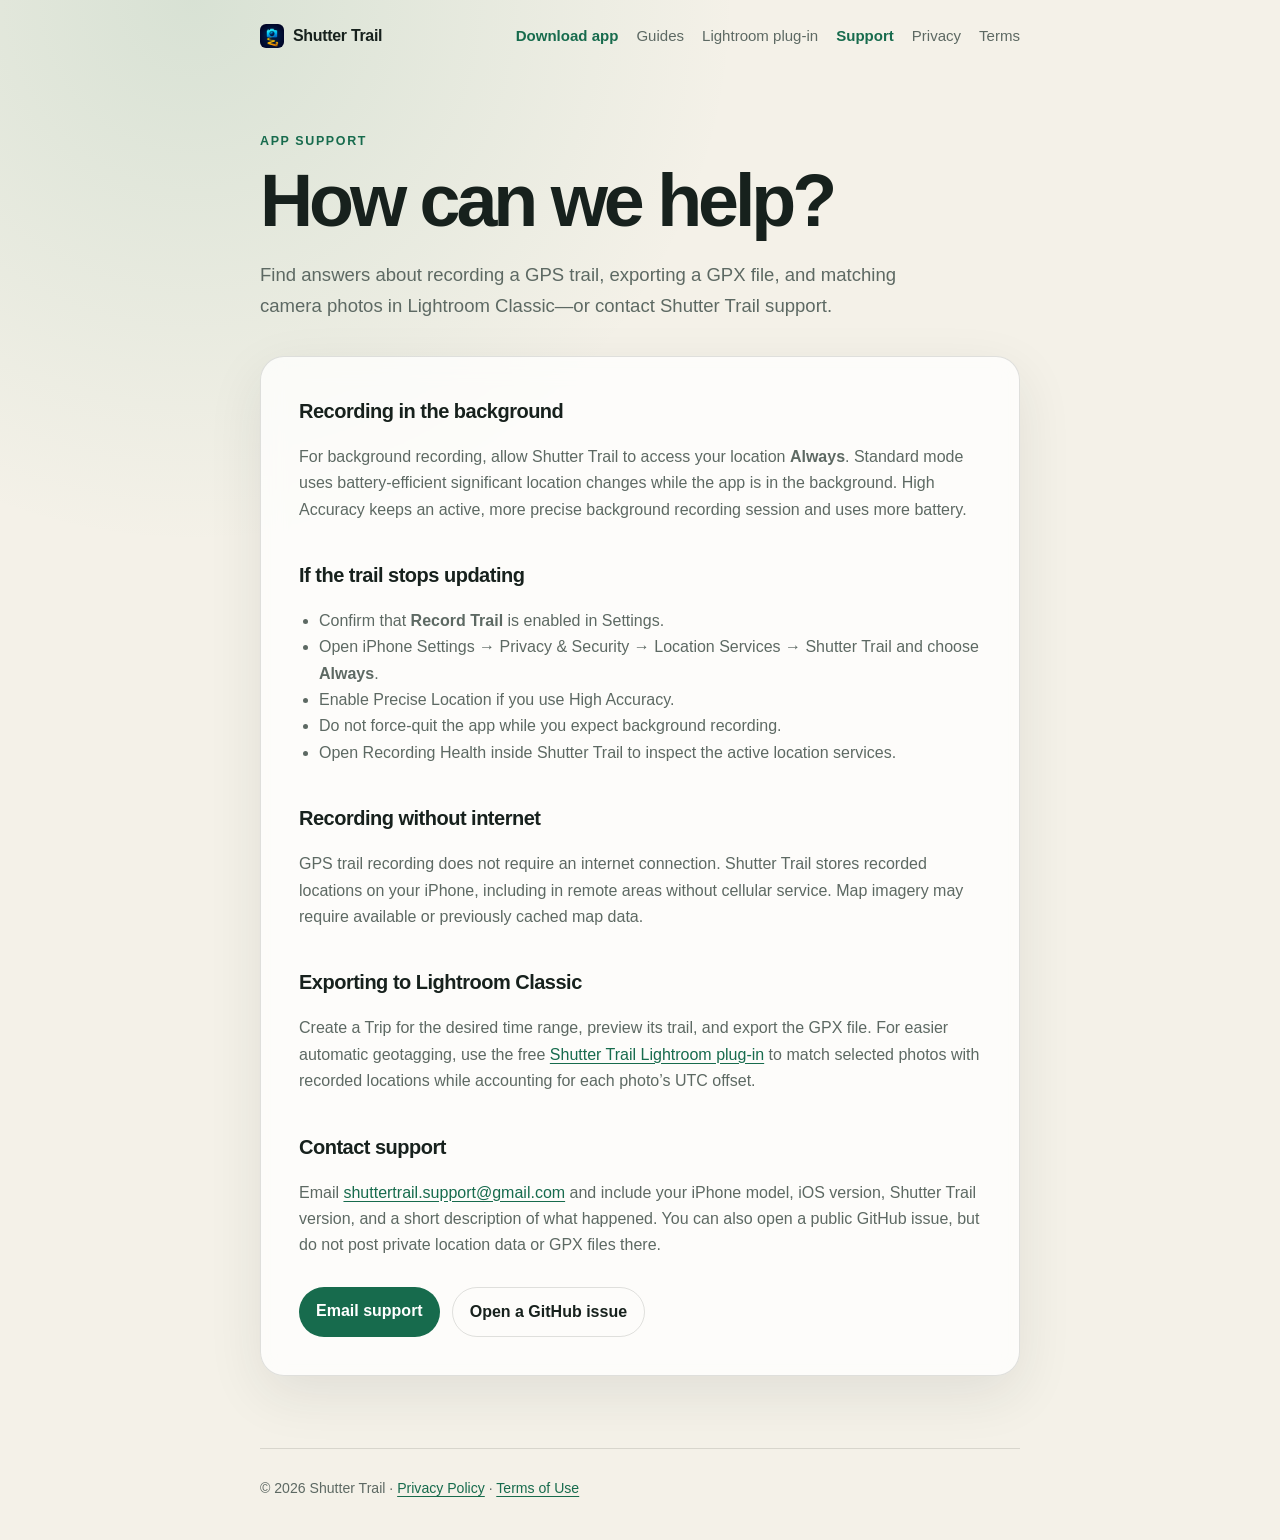
<file: support/index.html>
<!doctype html>
<html lang="en">
  <head>
    <meta charset="utf-8" />
    <meta name="viewport" content="width=device-width, initial-scale=1" />
    <meta
      name="description"
      content="Help with Shutter Trail GPS recording, GPX export, and the Lightroom Classic geotagging workflow."
    />
    <meta name="robots" content="index, follow" />
    <meta property="og:type" content="website" />
    <meta property="og:title" content="Support · Shutter Trail" />
    <meta
      property="og:description"
      content="Help with GPS recording, GPX export, and matching camera photos in Lightroom Classic."
    />
    <meta property="og:url" content="https://infiz.github.io/shuttertrail-pages/support/" />
    <meta property="og:site_name" content="Shutter Trail" />
    <meta
      property="og:image"
      content="https://infiz.github.io/shuttertrail-pages/images/og-shutter-trail-v2.jpg"
    />
    <meta property="og:image:alt" content="Shutter Trail — One GPS trail. Every camera." />
    <meta name="twitter:card" content="summary_large_image" />
    <title>Support · Shutter Trail</title>
    <link rel="canonical" href="https://infiz.github.io/shuttertrail-pages/support/" />
    <link rel="stylesheet" href="../styles.css" />
    <script async src="https://www.googletagmanager.com/gtag/js?id=G-92F6QVJRV9"></script>
    <script>
      window.dataLayer = window.dataLayer || [];
      function gtag() {
        dataLayer.push(arguments);
      }
      gtag("js", new Date());
      gtag("config", "G-92F6QVJRV9");
    </script>
  </head>
  <body>
    <div class="shell">
      <header>
        <a class="brand" href="../"
          ><img
            class="brand-icon"
            src="../images/app-icon.png"
            alt=""
            width="24"
            height="24"
          />Shutter Trail</a
        >
        <nav aria-label="Primary">
          <a class="nav-download" href="https://apps.apple.com/us/app/shutter-trail/id6792596736"
            >Download app</a
          >
          <a href="../guides/">Guides</a>
          <a href="../lightroom-gpx-sync/">Lightroom plug-in</a>
          <a href="./" aria-current="page">Support</a>
          <a href="../privacy/">Privacy</a>
          <a href="../terms/">Terms</a>
        </nav>
      </header>
      <main>
        <p class="eyebrow">App support</p>
        <h1>How can we help?</h1>
        <p class="lede">
          Find answers about recording a GPS trail, exporting a GPX file, and matching camera photos
          in Lightroom Classic—or contact Shutter Trail support.
        </p>

        <div class="card">
          <h2>Recording in the background</h2>
          <p>
            For background recording, allow Shutter Trail to access your location
            <strong>Always</strong>. Standard mode uses battery-efficient significant location
            changes while the app is in the background. High Accuracy keeps an active, more precise
            background recording session and uses more battery.
          </p>

          <h2>If the trail stops updating</h2>
          <ul>
            <li>Confirm that <strong>Record Trail</strong> is enabled in Settings.</li>
            <li>
              Open iPhone Settings → Privacy &amp; Security → Location Services → Shutter Trail and
              choose <strong>Always</strong>.
            </li>
            <li>Enable Precise Location if you use High Accuracy.</li>
            <li>Do not force-quit the app while you expect background recording.</li>
            <li>
              Open Recording Health inside Shutter Trail to inspect the active location services.
            </li>
          </ul>

          <h2>Recording without internet</h2>
          <p>
            GPS trail recording does not require an internet connection. Shutter Trail stores
            recorded locations on your iPhone, including in remote areas without cellular service.
            Map imagery may require available or previously cached map data.
          </p>

          <h2>Exporting to Lightroom Classic</h2>
          <p>
            Create a Trip for the desired time range, preview its trail, and export the GPX file.
            For easier automatic geotagging, use the free
            <a href="../lightroom-gpx-sync/">Shutter Trail Lightroom plug-in</a> to match selected
            photos with recorded locations while accounting for each photo’s UTC offset.
          </p>

          <h2>Contact support</h2>
          <p>
            Email
            <a href="mailto:shuttertrail.support@gmail.com">shuttertrail.support@gmail.com</a> and
            include your iPhone model, iOS version, Shutter Trail version, and a short description
            of what happened. You can also open a public GitHub issue, but do not post private
            location data or GPX files there.
          </p>
          <div class="actions">
            <a class="button" href="mailto:shuttertrail.support@gmail.com">Email support</a>
            <a
              class="button secondary"
              href="https://github.com/infiz/shuttertrail-pages/issues/new"
              rel="noopener"
              >Open a GitHub issue</a
            >
          </div>
        </div>
      </main>
      <footer>
        © 2026 Shutter Trail · <a href="../privacy/">Privacy Policy</a> ·
        <a href="../terms/">Terms of Use</a>
      </footer>
    </div>
    <script src="../site.js"></script>
  </body>
</html>
</file>
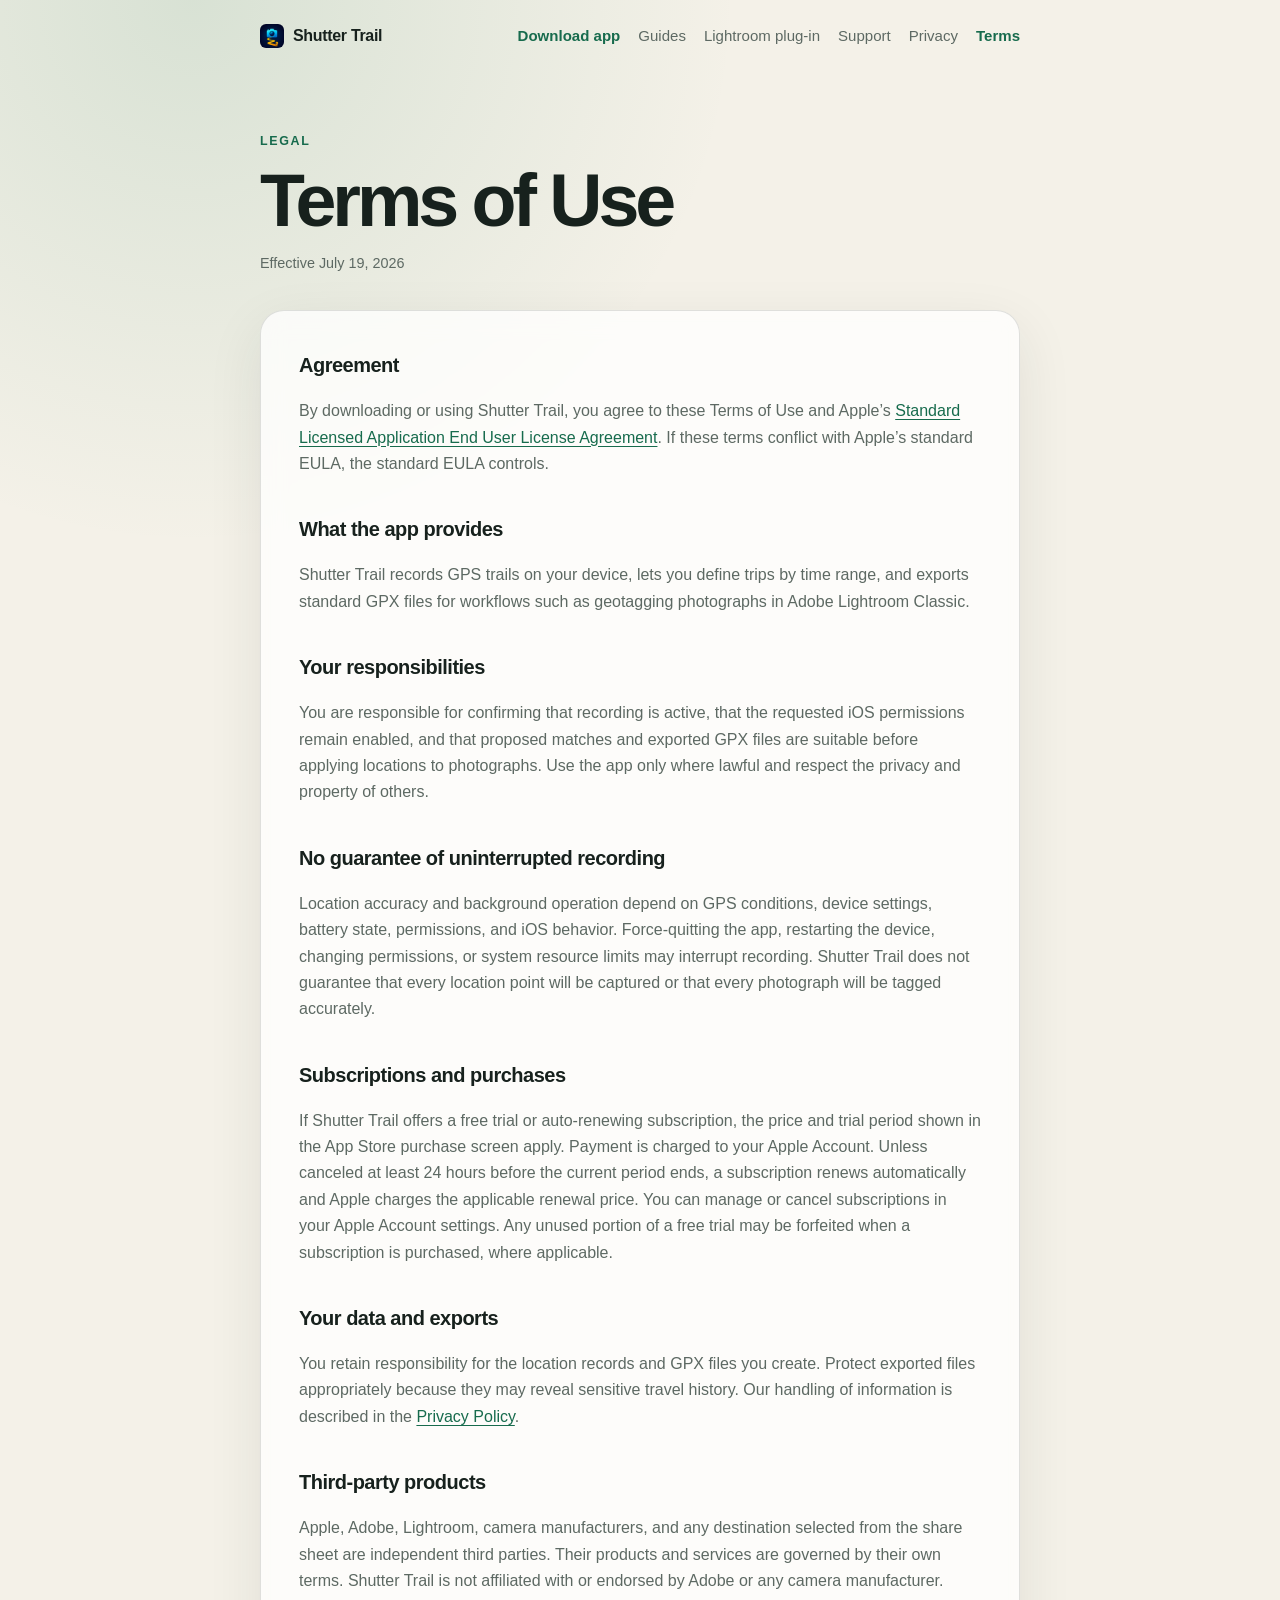
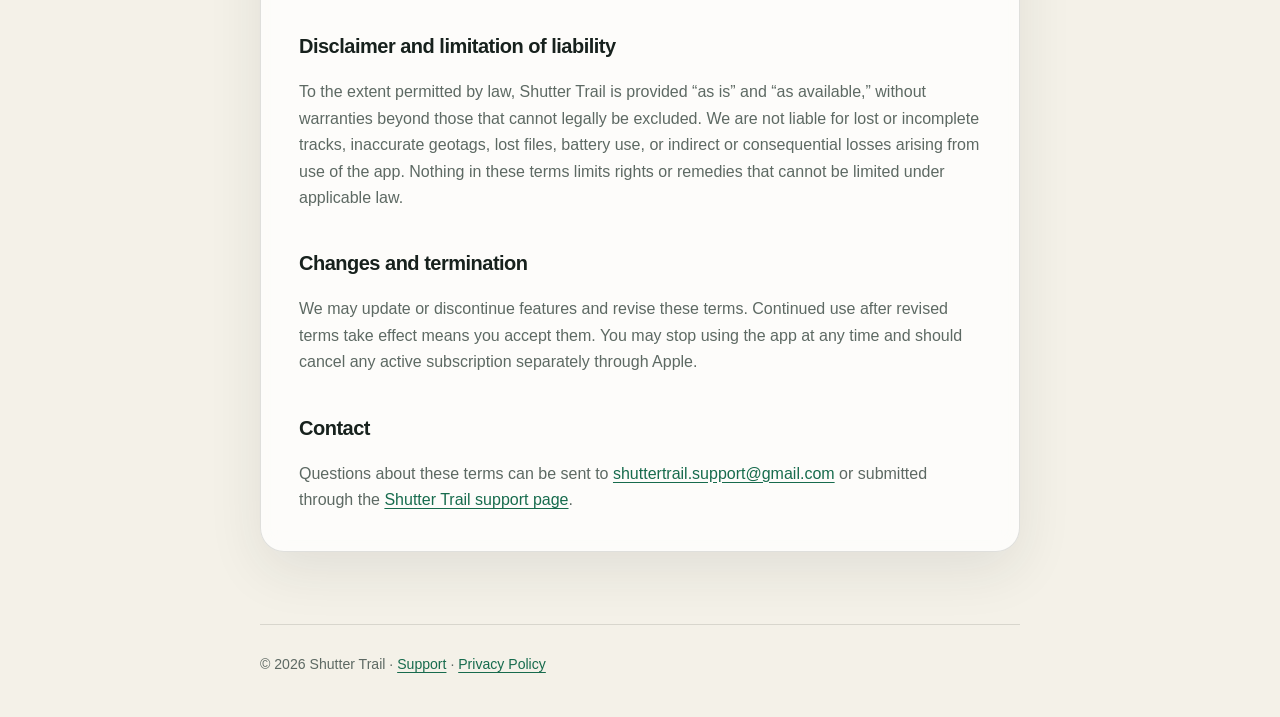
<file: terms/index.html>
<!doctype html>
<html lang="en">
  <head>
    <meta charset="utf-8" />
    <meta name="viewport" content="width=device-width, initial-scale=1" />
    <meta name="description" content="Terms of use for the Shutter Trail iPhone app." />
    <meta name="robots" content="index, follow" />
    <meta property="og:type" content="article" />
    <meta property="og:title" content="Terms of Use · Shutter Trail" />
    <meta
      property="og:description"
      content="Terms governing use of the Shutter Trail iPhone app and its GPX exports."
    />
    <meta property="og:url" content="https://infiz.github.io/shuttertrail-pages/terms/" />
    <meta property="og:site_name" content="Shutter Trail" />
    <meta
      property="og:image"
      content="https://infiz.github.io/shuttertrail-pages/images/og-shutter-trail-v2.jpg"
    />
    <meta property="og:image:alt" content="Shutter Trail — One GPS trail. Every camera." />
    <meta name="twitter:card" content="summary_large_image" />
    <title>Terms of Use · Shutter Trail</title>
    <link rel="canonical" href="https://infiz.github.io/shuttertrail-pages/terms/" />
    <link rel="stylesheet" href="../styles.css" />
    <script async src="https://www.googletagmanager.com/gtag/js?id=G-92F6QVJRV9"></script>
    <script>
      window.dataLayer = window.dataLayer || [];
      function gtag() {
        dataLayer.push(arguments);
      }
      gtag("js", new Date());
      gtag("config", "G-92F6QVJRV9");
    </script>
  </head>
  <body>
    <div class="shell">
      <header>
        <a class="brand" href="../"
          ><img
            class="brand-icon"
            src="../images/app-icon.png"
            alt=""
            width="24"
            height="24"
          />Shutter Trail</a
        >
        <nav aria-label="Primary">
          <a class="nav-download" href="https://apps.apple.com/us/app/shutter-trail/id6792596736"
            >Download app</a
          >
          <a href="../guides/">Guides</a>
          <a href="../lightroom-gpx-sync/">Lightroom plug-in</a>
          <a href="../support/">Support</a>
          <a href="../privacy/">Privacy</a>
          <a href="./" aria-current="page">Terms</a>
        </nav>
      </header>
      <main>
        <p class="eyebrow">Legal</p>
        <h1>Terms of Use</h1>
        <p class="updated">Effective July 19, 2026</p>

        <article class="card">
          <h2>Agreement</h2>
          <p>
            By downloading or using Shutter Trail, you agree to these Terms of Use and Apple’s
            <a
              href="https://www.apple.com/legal/internet-services/itunes/dev/stdeula/"
              rel="noopener"
              >Standard Licensed Application End User License Agreement</a
            >. If these terms conflict with Apple’s standard EULA, the standard EULA controls.
          </p>

          <h2>What the app provides</h2>
          <p>
            Shutter Trail records GPS trails on your device, lets you define trips by time range,
            and exports standard GPX files for workflows such as geotagging photographs in Adobe
            Lightroom Classic.
          </p>

          <h2>Your responsibilities</h2>
          <p>
            You are responsible for confirming that recording is active, that the requested iOS
            permissions remain enabled, and that proposed matches and exported GPX files are
            suitable before applying locations to photographs. Use the app only where lawful and
            respect the privacy and property of others.
          </p>

          <h2>No guarantee of uninterrupted recording</h2>
          <p>
            Location accuracy and background operation depend on GPS conditions, device settings,
            battery state, permissions, and iOS behavior. Force-quitting the app, restarting the
            device, changing permissions, or system resource limits may interrupt recording. Shutter
            Trail does not guarantee that every location point will be captured or that every
            photograph will be tagged accurately.
          </p>

          <h2>Subscriptions and purchases</h2>
          <p>
            If Shutter Trail offers a free trial or auto-renewing subscription, the price and trial
            period shown in the App Store purchase screen apply. Payment is charged to your Apple
            Account. Unless canceled at least 24 hours before the current period ends, a
            subscription renews automatically and Apple charges the applicable renewal price. You
            can manage or cancel subscriptions in your Apple Account settings. Any unused portion of
            a free trial may be forfeited when a subscription is purchased, where applicable.
          </p>

          <h2>Your data and exports</h2>
          <p>
            You retain responsibility for the location records and GPX files you create. Protect
            exported files appropriately because they may reveal sensitive travel history. Our
            handling of information is described in the <a href="../privacy/">Privacy Policy</a>.
          </p>

          <h2>Third-party products</h2>
          <p>
            Apple, Adobe, Lightroom, camera manufacturers, and any destination selected from the
            share sheet are independent third parties. Their products and services are governed by
            their own terms. Shutter Trail is not affiliated with or endorsed by Adobe or any camera
            manufacturer.
          </p>

          <h2>Disclaimer and limitation of liability</h2>
          <p>
            To the extent permitted by law, Shutter Trail is provided “as is” and “as available,”
            without warranties beyond those that cannot legally be excluded. We are not liable for
            lost or incomplete tracks, inaccurate geotags, lost files, battery use, or indirect or
            consequential losses arising from use of the app. Nothing in these terms limits rights
            or remedies that cannot be limited under applicable law.
          </p>

          <h2>Changes and termination</h2>
          <p>
            We may update or discontinue features and revise these terms. Continued use after
            revised terms take effect means you accept them. You may stop using the app at any time
            and should cancel any active subscription separately through Apple.
          </p>

          <h2>Contact</h2>
          <p>
            Questions about these terms can be sent to
            <a href="mailto:shuttertrail.support@gmail.com">shuttertrail.support@gmail.com</a> or
            submitted through the <a href="../support/">Shutter Trail support page</a>.
          </p>
        </article>
      </main>
      <footer>
        © 2026 Shutter Trail · <a href="../support/">Support</a> ·
        <a href="../privacy/">Privacy Policy</a>
      </footer>
    </div>
    <script src="../site.js"></script>
  </body>
</html>
</file>
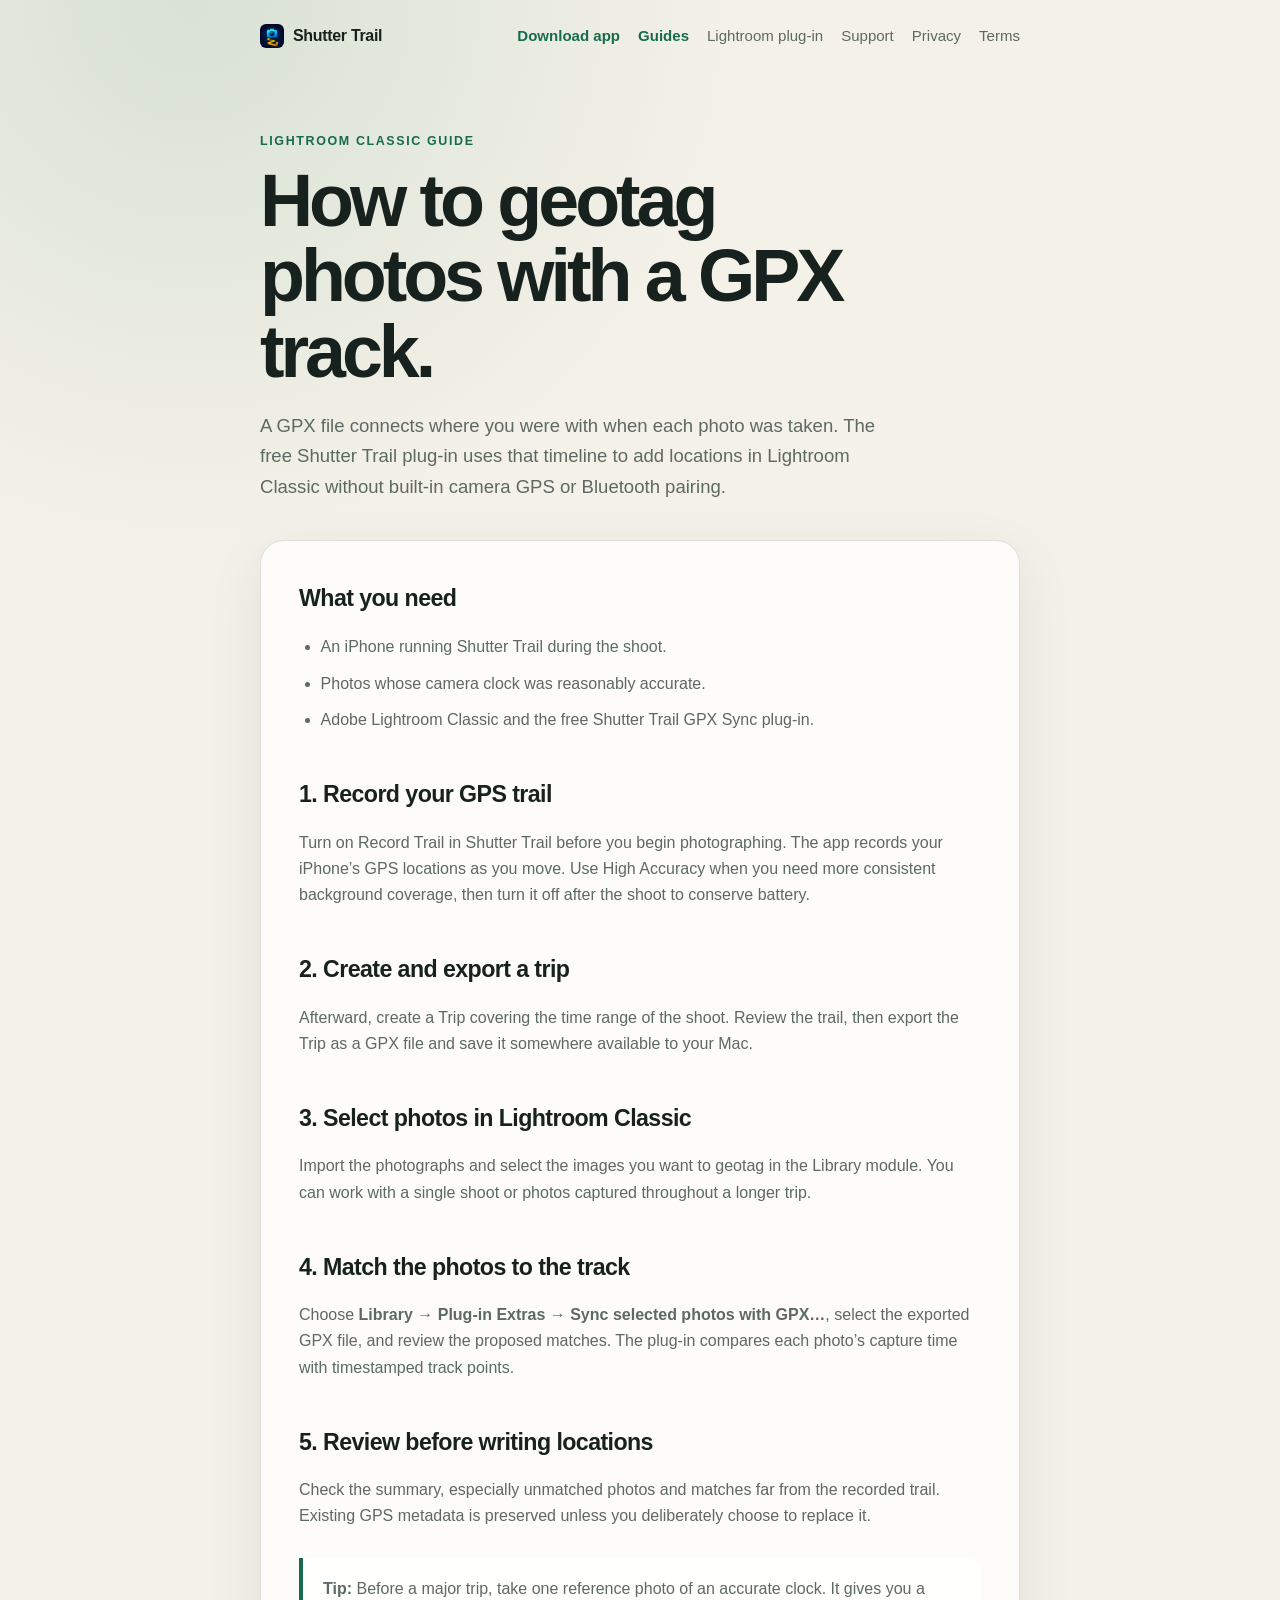
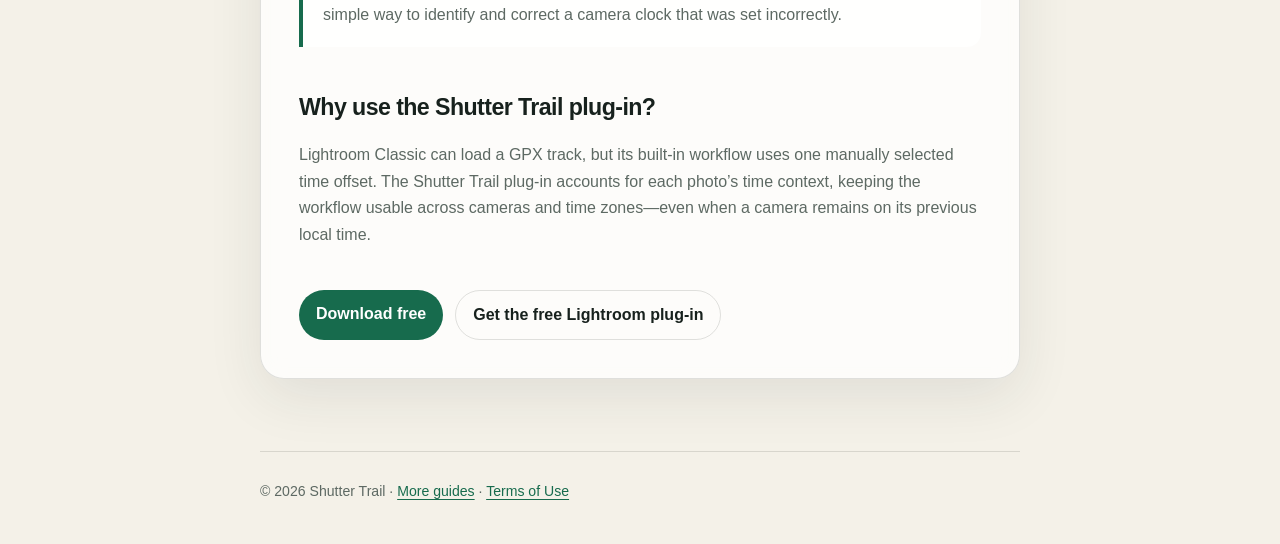
<file: guides/geotag-photos-lightroom-gpx/index.html>
<!doctype html>
<html lang="en">
  <head>
    <meta charset="utf-8" />
    <meta name="viewport" content="width=device-width, initial-scale=1" />
    <meta
      name="description"
      content="Learn how to geotag photos in Lightroom Classic by matching their capture times to a GPX track recorded during your shoot."
    />
    <meta name="robots" content="index, follow" />
    <meta property="og:type" content="article" />
    <meta property="og:title" content="How to Geotag Photos in Lightroom with GPX" />
    <meta
      property="og:description"
      content="Follow the complete record, export, match, and review workflow."
    />
    <meta
      property="og:url"
      content="https://infiz.github.io/shuttertrail-pages/guides/geotag-photos-lightroom-gpx/"
    />
    <meta
      property="og:image"
      content="https://infiz.github.io/shuttertrail-pages/images/og-shutter-trail-v2.jpg"
    />
    <meta name="twitter:card" content="summary_large_image" />
    <title>How to Geotag Photos in Lightroom with GPX · Shutter Trail</title>
    <link
      rel="canonical"
      href="https://infiz.github.io/shuttertrail-pages/guides/geotag-photos-lightroom-gpx/"
    />
    <link rel="stylesheet" href="../../styles.css" />
    <script async src="https://www.googletagmanager.com/gtag/js?id=G-92F6QVJRV9"></script>
    <script>
      window.dataLayer = window.dataLayer || [];
      function gtag() {
        dataLayer.push(arguments);
      }
      gtag("js", new Date());
      gtag("config", "G-92F6QVJRV9");
    </script>
  </head>
  <body>
    <div class="shell">
      <header>
        <a class="brand" href="../../"
          ><img
            class="brand-icon"
            src="../../images/app-icon.png"
            alt=""
            width="24"
            height="24"
          />Shutter Trail</a
        >
        <nav aria-label="Primary">
          <a class="nav-download" href="https://apps.apple.com/us/app/shutter-trail/id6792596736"
            >Download app</a
          >
          <a href="../" aria-current="page">Guides</a>
          <a href="../../lightroom-gpx-sync/">Lightroom plug-in</a>
          <a href="../../support/">Support</a>
          <a href="../../privacy/">Privacy</a>
          <a href="../../terms/">Terms</a>
        </nav>
      </header>
      <main>
        <div class="article-header">
          <p class="eyebrow">Lightroom Classic guide</p>
          <h1>How to geotag photos with a GPX track.</h1>
          <p class="lede">
            A GPX file connects where you were with when each photo was taken. The free Shutter
            Trail plug-in uses that timeline to add locations in Lightroom Classic without built-in
            camera GPS or Bluetooth pairing.
          </p>
        </div>
        <article class="card article-body">
          <h2>What you need</h2>
          <ul>
            <li>An iPhone running Shutter Trail during the shoot.</li>
            <li>Photos whose camera clock was reasonably accurate.</li>
            <li>Adobe Lightroom Classic and the free Shutter Trail GPX Sync plug-in.</li>
          </ul>

          <h2>1. Record your GPS trail</h2>
          <p>
            Turn on Record Trail in Shutter Trail before you begin photographing. The app records
            your iPhone’s GPS locations as you move. Use High Accuracy when you need more consistent
            background coverage, then turn it off after the shoot to conserve battery.
          </p>

          <h2>2. Create and export a trip</h2>
          <p>
            Afterward, create a Trip covering the time range of the shoot. Review the trail, then
            export the Trip as a GPX file and save it somewhere available to your Mac.
          </p>

          <h2>3. Select photos in Lightroom Classic</h2>
          <p>
            Import the photographs and select the images you want to geotag in the Library module.
            You can work with a single shoot or photos captured throughout a longer trip.
          </p>

          <h2>4. Match the photos to the track</h2>
          <p>
            Choose <strong>Library → Plug-in Extras → Sync selected photos with GPX…</strong>,
            select the exported GPX file, and review the proposed matches. The plug-in compares each
            photo’s capture time with timestamped track points.
          </p>

          <h2>5. Review before writing locations</h2>
          <p>
            Check the summary, especially unmatched photos and matches far from the recorded trail.
            Existing GPS metadata is preserved unless you deliberately choose to replace it.
          </p>

          <div class="tip">
            <p>
              <strong>Tip:</strong> Before a major trip, take one reference photo of an accurate
              clock. It gives you a simple way to identify and correct a camera clock that was set
              incorrectly.
            </p>
          </div>

          <h2>Why use the Shutter Trail plug-in?</h2>
          <p>
            Lightroom Classic can load a GPX track, but its built-in workflow uses one manually
            selected time offset. The Shutter Trail plug-in accounts for each photo’s time context,
            keeping the workflow usable across cameras and time zones—even when a camera remains on
            its previous local time.
          </p>

          <div class="actions article-cta">
            <a class="button" href="https://apps.apple.com/us/app/shutter-trail/id6792596736"
              >Download free</a
            >
            <a class="button secondary" href="../../lightroom-gpx-sync/"
              >Get the free Lightroom plug-in</a
            >
          </div>
        </article>
      </main>
      <footer>
        © 2026 Shutter Trail · <a href="../">More guides</a> ·
        <a href="../../terms/">Terms of Use</a>
      </footer>
    </div>
    <script src="../../site.js"></script>
  </body>
</html>
</file>
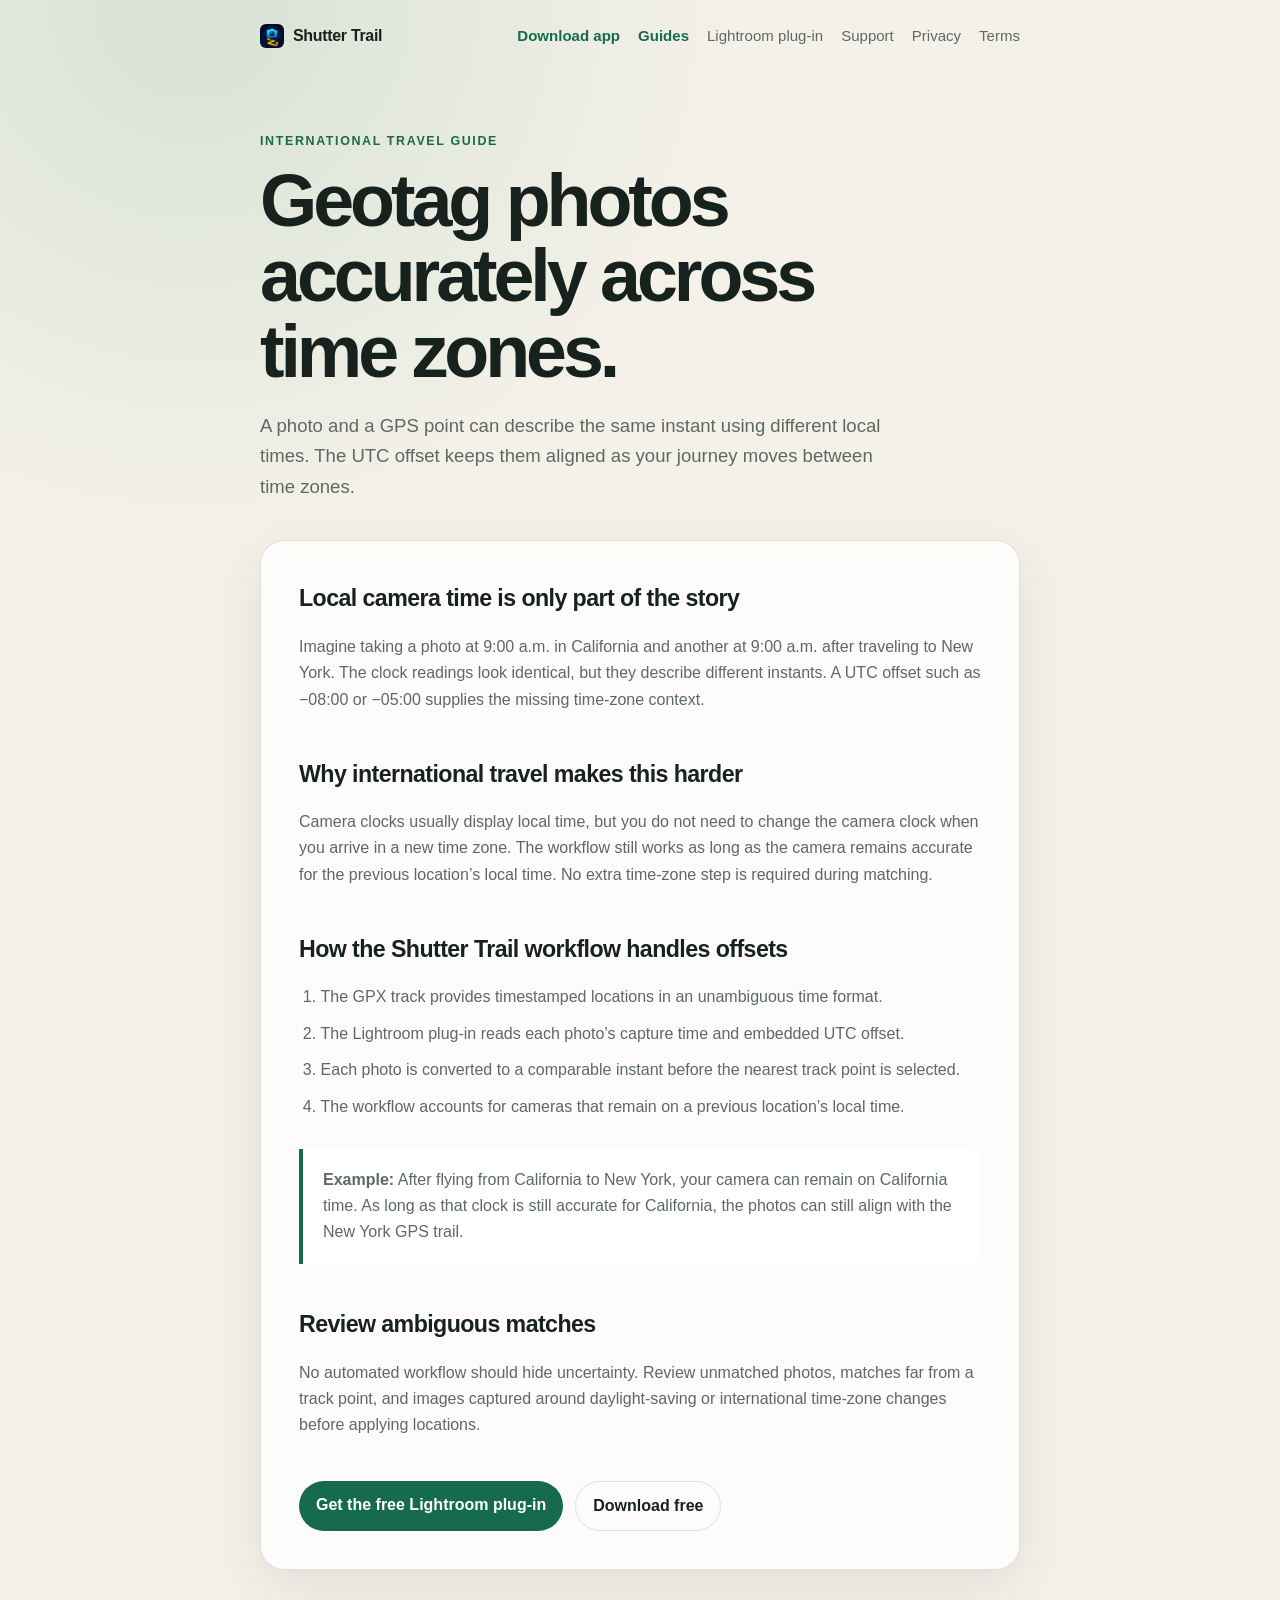
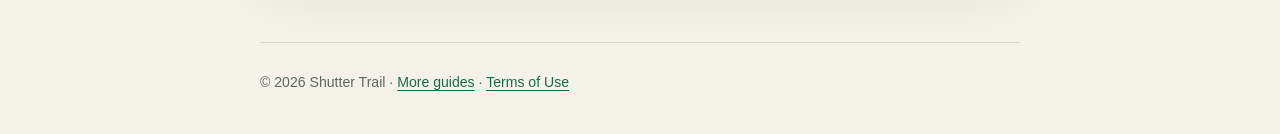
<file: guides/international-travel-time-zones/index.html>
<!doctype html>
<html lang="en">
  <head>
    <meta charset="utf-8" />
    <meta name="viewport" content="width=device-width, initial-scale=1" />
    <meta
      name="description"
      content="Learn how UTC offsets keep photo geotagging accurate when international travel takes you across time zones."
    />
    <meta name="robots" content="index, follow" />
    <meta property="og:type" content="article" />
    <meta property="og:title" content="Geotag Photos Accurately Across Time Zones" />
    <meta
      property="og:description"
      content="Understand how UTC offsets connect local camera time to recorded GPX locations."
    />
    <meta
      property="og:url"
      content="https://infiz.github.io/shuttertrail-pages/guides/international-travel-time-zones/"
    />
    <meta
      property="og:image"
      content="https://infiz.github.io/shuttertrail-pages/images/og-shutter-trail-v2.jpg"
    />
    <meta name="twitter:card" content="summary_large_image" />
    <title>Geotag Photos Across Time Zones · Shutter Trail</title>
    <link
      rel="canonical"
      href="https://infiz.github.io/shuttertrail-pages/guides/international-travel-time-zones/"
    />
    <link rel="stylesheet" href="../../styles.css" />
    <script async src="https://www.googletagmanager.com/gtag/js?id=G-92F6QVJRV9"></script>
    <script>
      window.dataLayer = window.dataLayer || [];
      function gtag() {
        dataLayer.push(arguments);
      }
      gtag("js", new Date());
      gtag("config", "G-92F6QVJRV9");
    </script>
  </head>
  <body>
    <div class="shell">
      <header>
        <a class="brand" href="../../"
          ><img
            class="brand-icon"
            src="../../images/app-icon.png"
            alt=""
            width="24"
            height="24"
          />Shutter Trail</a
        >
        <nav aria-label="Primary">
          <a class="nav-download" href="https://apps.apple.com/us/app/shutter-trail/id6792596736"
            >Download app</a
          >
          <a href="../" aria-current="page">Guides</a>
          <a href="../../lightroom-gpx-sync/">Lightroom plug-in</a>
          <a href="../../support/">Support</a>
          <a href="../../privacy/">Privacy</a>
          <a href="../../terms/">Terms</a>
        </nav>
      </header>
      <main>
        <div class="article-header">
          <p class="eyebrow">International travel guide</p>
          <h1>Geotag photos accurately across time zones.</h1>
          <p class="lede">
            A photo and a GPS point can describe the same instant using different local times. The
            UTC offset keeps them aligned as your journey moves between time zones.
          </p>
        </div>
        <article class="card article-body">
          <h2>Local camera time is only part of the story</h2>
          <p>
            Imagine taking a photo at 9:00 a.m. in California and another at 9:00 a.m. after
            traveling to New York. The clock readings look identical, but they describe different
            instants. A UTC offset such as −08:00 or −05:00 supplies the missing time-zone context.
          </p>

          <h2>Why international travel makes this harder</h2>
          <p>
            Camera clocks usually display local time, but you do not need to change the camera clock
            when you arrive in a new time zone. The workflow still works as long as the camera
            remains accurate for the previous location’s local time. No extra time-zone step is
            required during matching.
          </p>

          <h2>How the Shutter Trail workflow handles offsets</h2>
          <ol>
            <li>The GPX track provides timestamped locations in an unambiguous time format.</li>
            <li>The Lightroom plug-in reads each photo’s capture time and embedded UTC offset.</li>
            <li>
              Each photo is converted to a comparable instant before the nearest track point is
              selected.
            </li>
            <li>
              The workflow accounts for cameras that remain on a previous location’s local time.
            </li>
          </ol>

          <div class="tip">
            <p>
              <strong>Example:</strong> After flying from California to New York, your camera can
              remain on California time. As long as that clock is still accurate for California, the
              photos can still align with the New York GPS trail.
            </p>
          </div>

          <h2>Review ambiguous matches</h2>
          <p>
            No automated workflow should hide uncertainty. Review unmatched photos, matches far from
            a track point, and images captured around daylight-saving or international time-zone
            changes before applying locations.
          </p>

          <div class="actions article-cta">
            <a class="button" href="../../lightroom-gpx-sync/">Get the free Lightroom plug-in</a>
            <a
              class="button secondary"
              href="https://apps.apple.com/us/app/shutter-trail/id6792596736"
              >Download free</a
            >
          </div>
        </article>
      </main>
      <footer>
        © 2026 Shutter Trail · <a href="../">More guides</a> ·
        <a href="../../terms/">Terms of Use</a>
      </footer>
    </div>
    <script src="../../site.js"></script>
  </body>
</html>
</file>
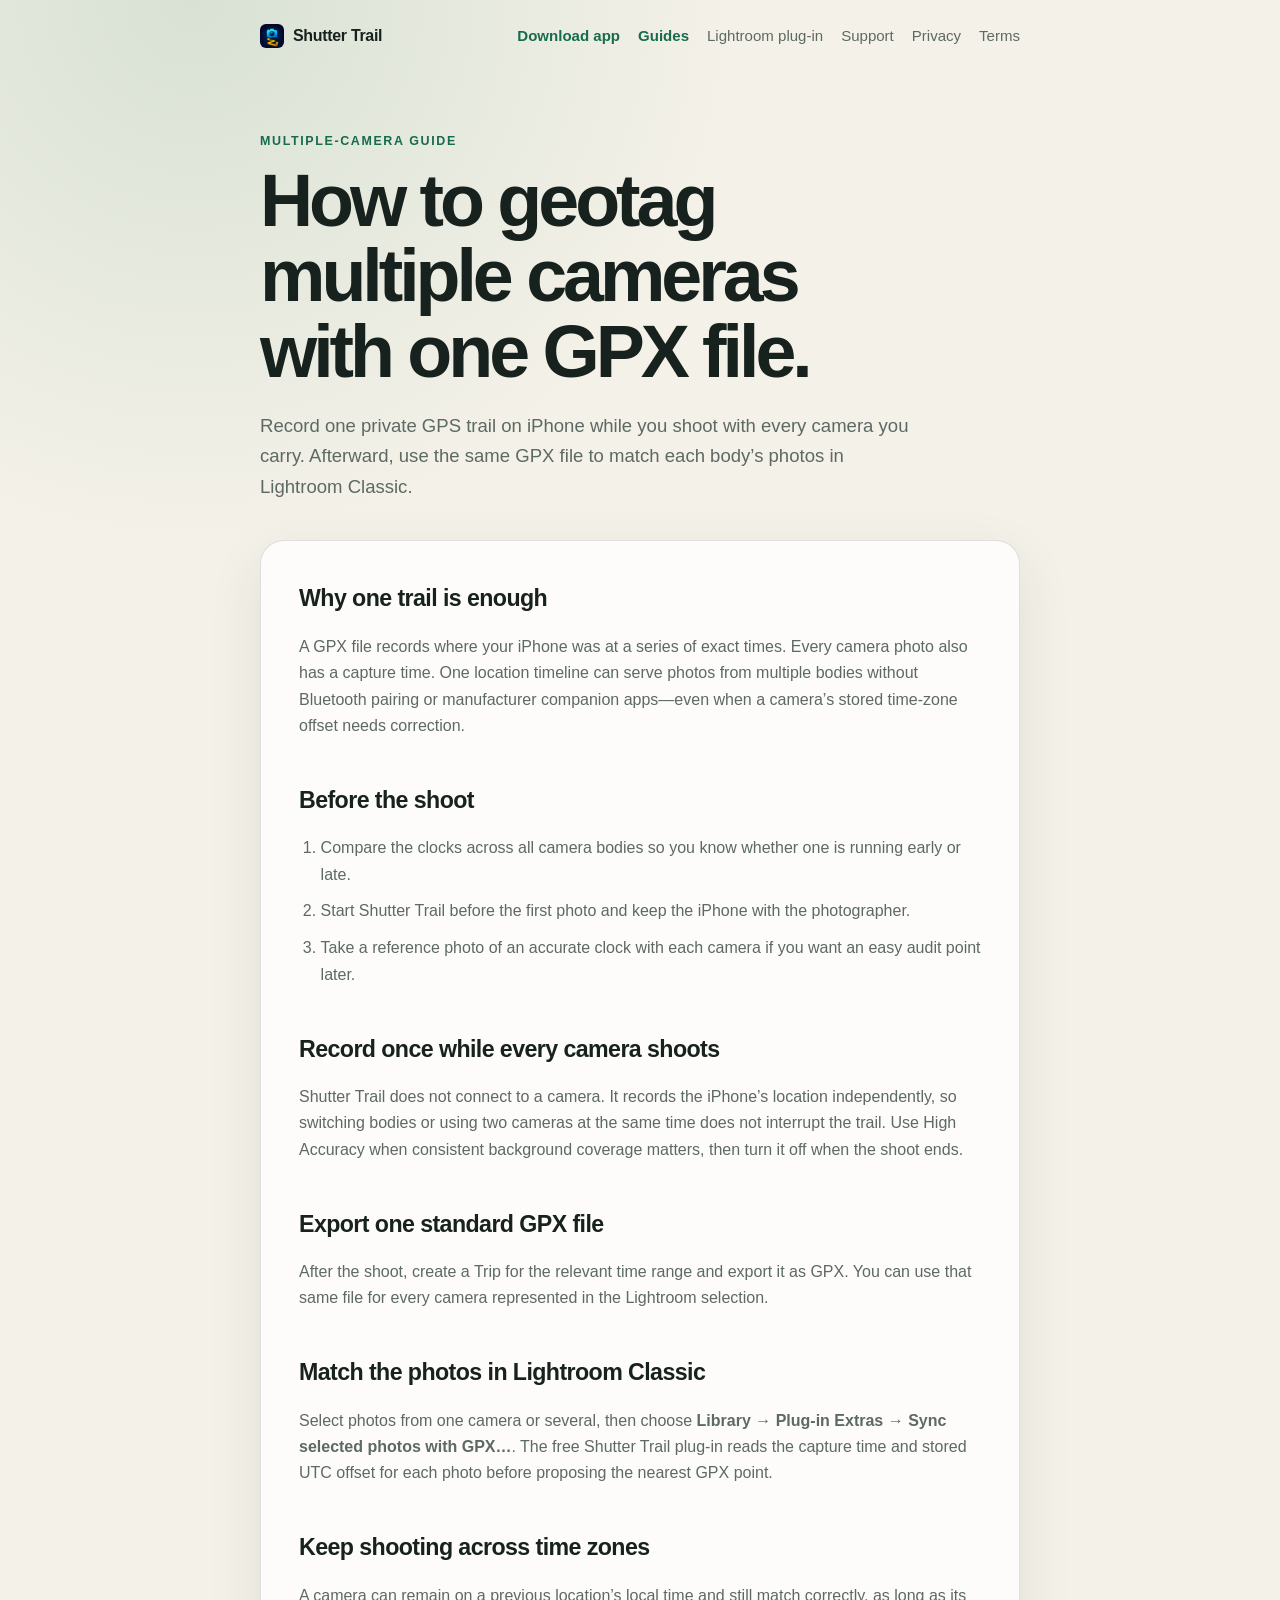
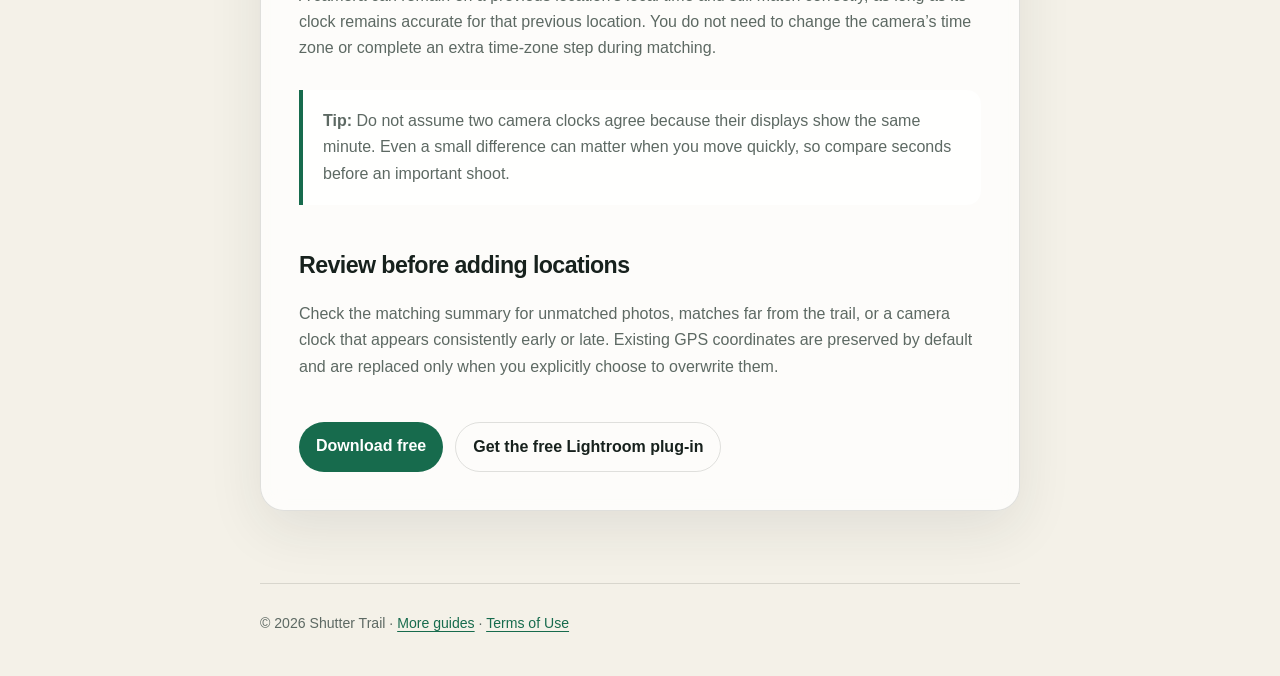
<file: guides/multiple-cameras-utc-offsets/index.html>
<!doctype html>
<html lang="en">
  <head>
    <meta charset="utf-8" />
    <meta name="viewport" content="width=device-width, initial-scale=1" />
    <meta
      name="description"
      content="Learn how to geotag photos from multiple cameras with one GPX file, even when a camera remains on a previous location’s local time."
    />
    <meta name="robots" content="index, follow" />
    <meta property="og:type" content="article" />
    <meta property="og:title" content="Geotag Multiple Cameras with One GPX File" />
    <meta
      property="og:description"
      content="Use one recorded GPS trail for every camera you carry."
    />
    <meta
      property="og:url"
      content="https://infiz.github.io/shuttertrail-pages/guides/multiple-cameras-utc-offsets/"
    />
    <meta
      property="og:image"
      content="https://infiz.github.io/shuttertrail-pages/images/og-shutter-trail-v2.jpg"
    />
    <meta name="twitter:card" content="summary_large_image" />
    <title>Geotag Multiple Cameras with One GPX File · Shutter Trail</title>
    <link
      rel="canonical"
      href="https://infiz.github.io/shuttertrail-pages/guides/multiple-cameras-utc-offsets/"
    />
    <link rel="stylesheet" href="../../styles.css" />
    <script async src="https://www.googletagmanager.com/gtag/js?id=G-92F6QVJRV9"></script>
    <script>
      window.dataLayer = window.dataLayer || [];
      function gtag() {
        dataLayer.push(arguments);
      }
      gtag("js", new Date());
      gtag("config", "G-92F6QVJRV9");
    </script>
  </head>
  <body>
    <div class="shell">
      <header>
        <a class="brand" href="../../"
          ><img
            class="brand-icon"
            src="../../images/app-icon.png"
            alt=""
            width="24"
            height="24"
          />Shutter Trail</a
        >
        <nav aria-label="Primary">
          <a class="nav-download" href="https://apps.apple.com/us/app/shutter-trail/id6792596736"
            >Download app</a
          >
          <a href="../" aria-current="page">Guides</a>
          <a href="../../lightroom-gpx-sync/">Lightroom plug-in</a>
          <a href="../../support/">Support</a>
          <a href="../../privacy/">Privacy</a>
          <a href="../../terms/">Terms</a>
        </nav>
      </header>
      <main>
        <div class="article-header">
          <p class="eyebrow">Multiple-camera guide</p>
          <h1>How to geotag multiple cameras with one GPX file.</h1>
          <p class="lede">
            Record one private GPS trail on iPhone while you shoot with every camera you carry.
            Afterward, use the same GPX file to match each body’s photos in Lightroom Classic.
          </p>
        </div>
        <article class="card article-body">
          <h2>Why one trail is enough</h2>
          <p>
            A GPX file records where your iPhone was at a series of exact times. Every camera photo
            also has a capture time. One location timeline can serve photos from multiple bodies
            without Bluetooth pairing or manufacturer companion apps—even when a camera’s stored
            time-zone offset needs correction.
          </p>

          <h2>Before the shoot</h2>
          <ol>
            <li>
              Compare the clocks across all camera bodies so you know whether one is running early
              or late.
            </li>
            <li>
              Start Shutter Trail before the first photo and keep the iPhone with the photographer.
            </li>
            <li>
              Take a reference photo of an accurate clock with each camera if you want an easy audit
              point later.
            </li>
          </ol>

          <h2>Record once while every camera shoots</h2>
          <p>
            Shutter Trail does not connect to a camera. It records the iPhone’s location
            independently, so switching bodies or using two cameras at the same time does not
            interrupt the trail. Use High Accuracy when consistent background coverage matters, then
            turn it off when the shoot ends.
          </p>

          <h2>Export one standard GPX file</h2>
          <p>
            After the shoot, create a Trip for the relevant time range and export it as GPX. You can
            use that same file for every camera represented in the Lightroom selection.
          </p>

          <h2>Match the photos in Lightroom Classic</h2>
          <p>
            Select photos from one camera or several, then choose
            <strong>Library → Plug-in Extras → Sync selected photos with GPX…</strong>. The free
            Shutter Trail plug-in reads the capture time and stored UTC offset for each photo before
            proposing the nearest GPX point.
          </p>

          <h2>Keep shooting across time zones</h2>
          <p>
            A camera can remain on a previous location’s local time and still match correctly, as
            long as its clock remains accurate for that previous location. You do not need to change
            the camera’s time zone or complete an extra time-zone step during matching.
          </p>

          <div class="tip">
            <p>
              <strong>Tip:</strong> Do not assume two camera clocks agree because their displays
              show the same minute. Even a small difference can matter when you move quickly, so
              compare seconds before an important shoot.
            </p>
          </div>

          <h2>Review before adding locations</h2>
          <p>
            Check the matching summary for unmatched photos, matches far from the trail, or a camera
            clock that appears consistently early or late. Existing GPS coordinates are preserved by
            default and are replaced only when you explicitly choose to overwrite them.
          </p>

          <div class="actions article-cta">
            <a class="button" href="https://apps.apple.com/us/app/shutter-trail/id6792596736"
              >Download free</a
            >
            <a class="button secondary" href="../../lightroom-gpx-sync/"
              >Get the free Lightroom plug-in</a
            >
          </div>
        </article>
      </main>
      <footer>
        © 2026 Shutter Trail · <a href="../">More guides</a> ·
        <a href="../../terms/">Terms of Use</a>
      </footer>
    </div>
    <script src="../../site.js"></script>
  </body>
</html>
</file>
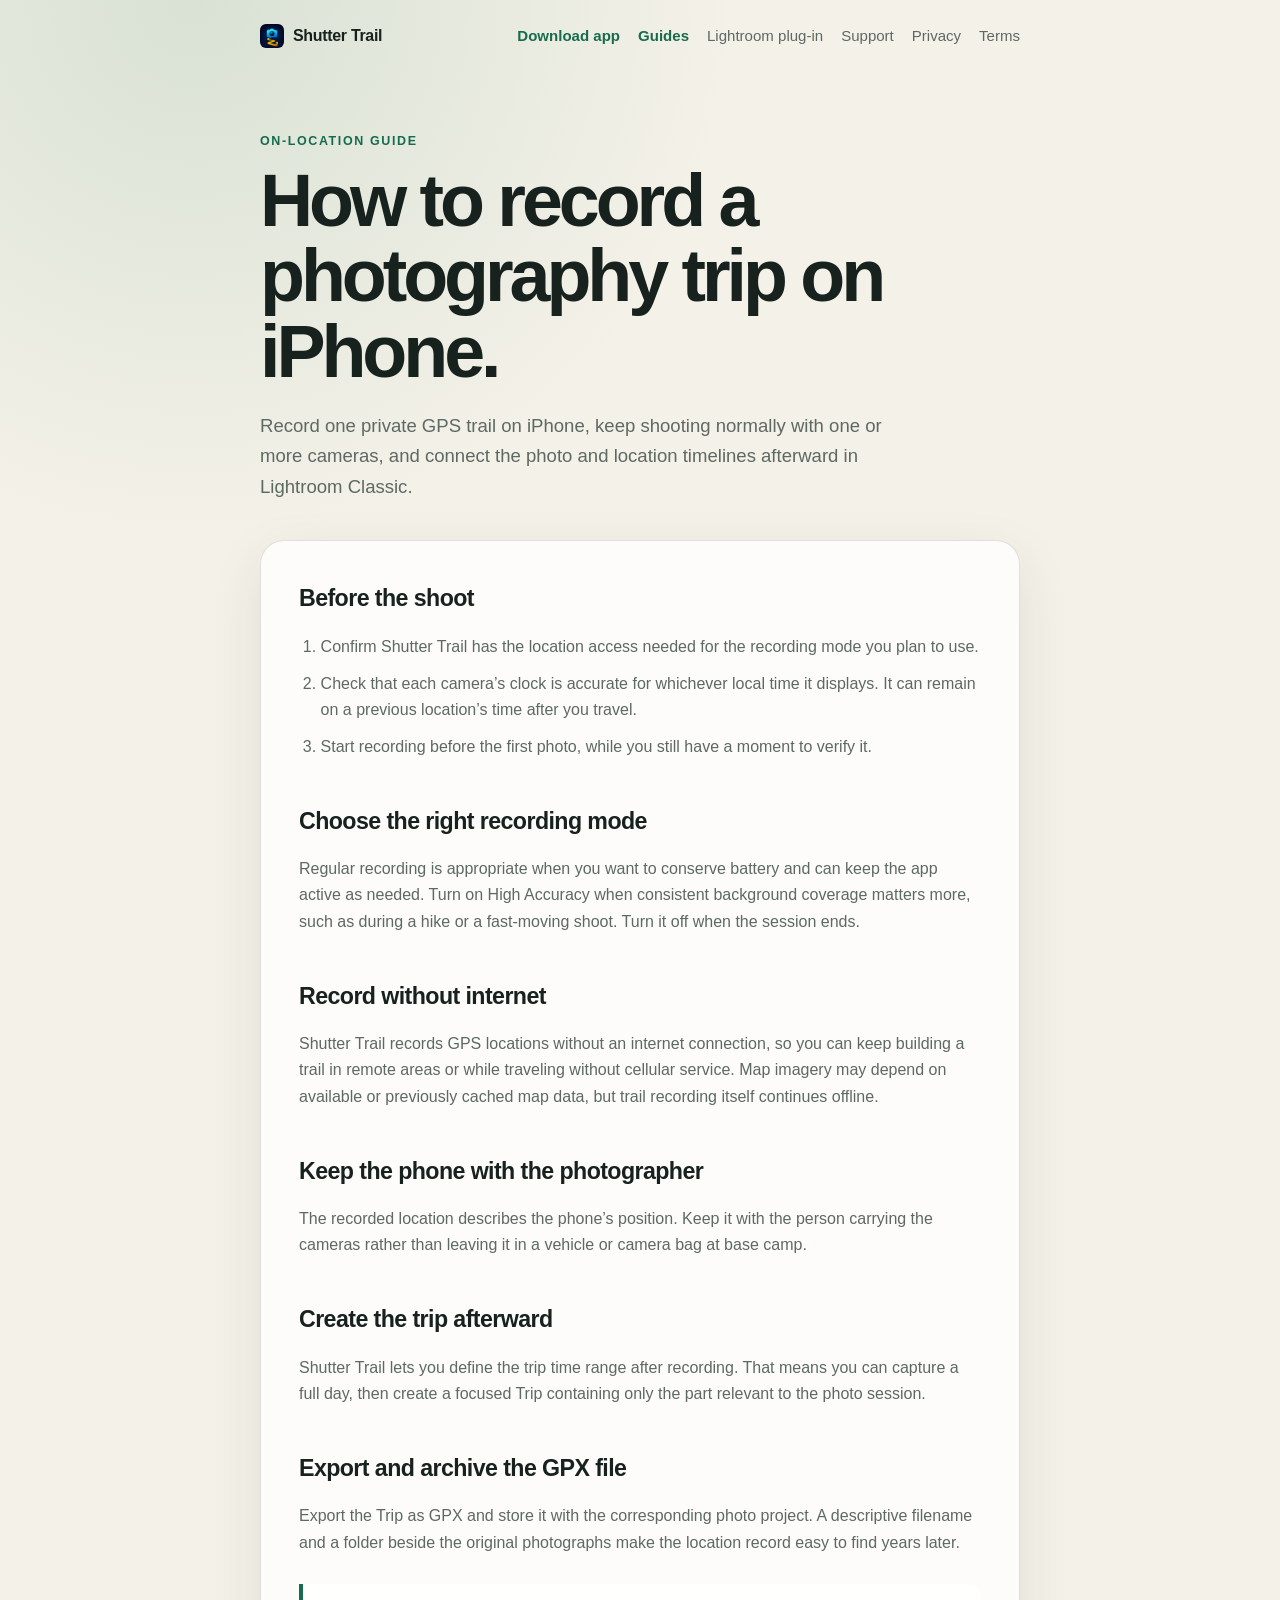
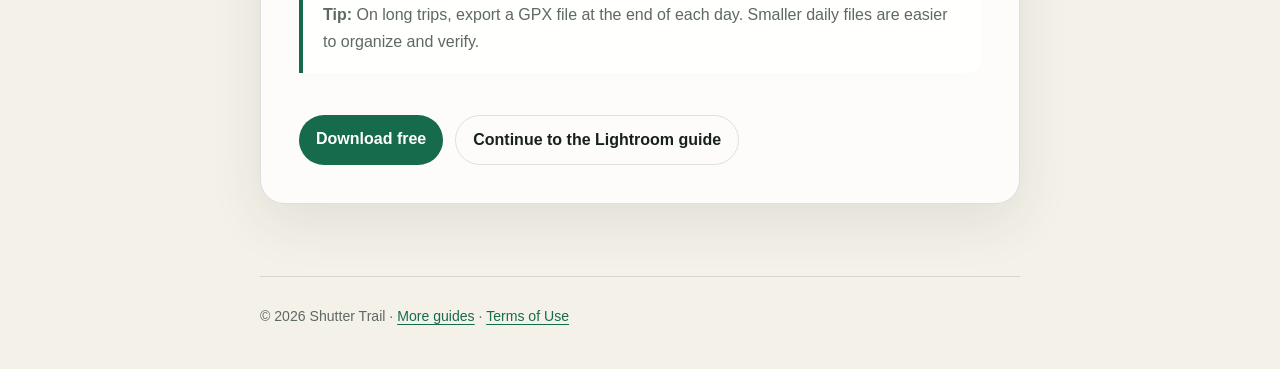
<file: guides/record-photography-trip/index.html>
<!doctype html>
<html lang="en">
  <head>
    <meta charset="utf-8" />
    <meta name="viewport" content="width=device-width, initial-scale=1" />
    <meta
      name="description"
      content="Learn how to record a photography trip on iPhone and export a useful GPX trail for geotagging camera photos later."
    />
    <meta name="robots" content="index, follow" />
    <meta property="og:type" content="article" />
    <meta property="og:title" content="How to Record a Photography Trip on iPhone" />
    <meta
      property="og:description"
      content="Build a dependable location trail while focusing on the shoot."
    />
    <meta
      property="og:url"
      content="https://infiz.github.io/shuttertrail-pages/guides/record-photography-trip/"
    />
    <meta
      property="og:image"
      content="https://infiz.github.io/shuttertrail-pages/images/og-shutter-trail-v2.jpg"
    />
    <meta name="twitter:card" content="summary_large_image" />
    <title>How to Record a Photography Trip on iPhone · Shutter Trail</title>
    <link
      rel="canonical"
      href="https://infiz.github.io/shuttertrail-pages/guides/record-photography-trip/"
    />
    <link rel="stylesheet" href="../../styles.css" />
    <script async src="https://www.googletagmanager.com/gtag/js?id=G-92F6QVJRV9"></script>
    <script>
      window.dataLayer = window.dataLayer || [];
      function gtag() {
        dataLayer.push(arguments);
      }
      gtag("js", new Date());
      gtag("config", "G-92F6QVJRV9");
    </script>
  </head>
  <body>
    <div class="shell">
      <header>
        <a class="brand" href="../../"
          ><img
            class="brand-icon"
            src="../../images/app-icon.png"
            alt=""
            width="24"
            height="24"
          />Shutter Trail</a
        >
        <nav aria-label="Primary">
          <a class="nav-download" href="https://apps.apple.com/us/app/shutter-trail/id6792596736"
            >Download app</a
          >
          <a href="../" aria-current="page">Guides</a>
          <a href="../../lightroom-gpx-sync/">Lightroom plug-in</a>
          <a href="../../support/">Support</a>
          <a href="../../privacy/">Privacy</a>
          <a href="../../terms/">Terms</a>
        </nav>
      </header>
      <main>
        <div class="article-header">
          <p class="eyebrow">On-location guide</p>
          <h1>How to record a photography trip on iPhone.</h1>
          <p class="lede">
            Record one private GPS trail on iPhone, keep shooting normally with one or more cameras,
            and connect the photo and location timelines afterward in Lightroom Classic.
          </p>
        </div>
        <article class="card article-body">
          <h2>Before the shoot</h2>
          <ol>
            <li>
              Confirm Shutter Trail has the location access needed for the recording mode you plan
              to use.
            </li>
            <li>
              Check that each camera’s clock is accurate for whichever local time it displays. It
              can remain on a previous location’s time after you travel.
            </li>
            <li>
              Start recording before the first photo, while you still have a moment to verify it.
            </li>
          </ol>

          <h2>Choose the right recording mode</h2>
          <p>
            Regular recording is appropriate when you want to conserve battery and can keep the app
            active as needed. Turn on High Accuracy when consistent background coverage matters
            more, such as during a hike or a fast-moving shoot. Turn it off when the session ends.
          </p>

          <h2>Record without internet</h2>
          <p>
            Shutter Trail records GPS locations without an internet connection, so you can keep
            building a trail in remote areas or while traveling without cellular service. Map
            imagery may depend on available or previously cached map data, but trail recording
            itself continues offline.
          </p>

          <h2>Keep the phone with the photographer</h2>
          <p>
            The recorded location describes the phone’s position. Keep it with the person carrying
            the cameras rather than leaving it in a vehicle or camera bag at base camp.
          </p>

          <h2>Create the trip afterward</h2>
          <p>
            Shutter Trail lets you define the trip time range after recording. That means you can
            capture a full day, then create a focused Trip containing only the part relevant to the
            photo session.
          </p>

          <h2>Export and archive the GPX file</h2>
          <p>
            Export the Trip as GPX and store it with the corresponding photo project. A descriptive
            filename and a folder beside the original photographs make the location record easy to
            find years later.
          </p>

          <div class="tip">
            <p>
              <strong>Tip:</strong> On long trips, export a GPX file at the end of each day. Smaller
              daily files are easier to organize and verify.
            </p>
          </div>

          <div class="actions article-cta">
            <a class="button" href="https://apps.apple.com/us/app/shutter-trail/id6792596736"
              >Download free</a
            >
            <a class="button secondary" href="../geotag-photos-lightroom-gpx/"
              >Continue to the Lightroom guide</a
            >
          </div>
        </article>
      </main>
      <footer>
        © 2026 Shutter Trail · <a href="../">More guides</a> ·
        <a href="../../terms/">Terms of Use</a>
      </footer>
    </div>
    <script src="../../site.js"></script>
  </body>
</html>
</file>
<file: styles.css>
:root {
  color-scheme: light dark;
  --bg: #f4f1e8;
  --surface: rgba(255, 255, 255, 0.76);
  --text: #17211d;
  --muted: #5d6963;
  --accent: #176b4d;
  --border: rgba(23, 33, 29, 0.13);
  --shadow: 0 18px 55px rgba(37, 45, 40, 0.09);
}

* {
  box-sizing: border-box;
}

html {
  font-family: -apple-system, BlinkMacSystemFont, "Segoe UI", sans-serif;
}

body {
  margin: 0;
  min-height: 100vh;
  color: var(--text);
  background:
    radial-gradient(circle at 15% 0%, rgba(70, 145, 108, 0.16), transparent 34rem), var(--bg);
  line-height: 1.65;
}

a {
  color: var(--accent);
  text-underline-offset: 0.18em;
}
a:hover {
  text-decoration-thickness: 2px;
}

.shell {
  width: min(760px, calc(100% - 32px));
  margin: 0 auto;
}

header {
  display: flex;
  align-items: center;
  justify-content: space-between;
  gap: 24px;
  padding: 24px 0;
}

.brand {
  display: inline-flex;
  align-items: center;
  flex: 0 0 auto;
  color: var(--text);
  font-weight: 750;
  line-height: 1;
  text-decoration: none;
  letter-spacing: -0.02em;
}
.brand-icon {
  display: block;
  flex: 0 0 24px;
  width: 24px;
  height: 24px;
  margin-right: 9px;
  border-radius: 6px;
}
nav {
  display: flex;
  flex-wrap: wrap;
  gap: 8px 18px;
  font-size: 0.94rem;
}
nav a {
  color: var(--muted);
  text-decoration: none;
}
nav a[aria-current="page"] {
  color: var(--accent);
  font-weight: 650;
}
nav .nav-download {
  color: var(--accent);
  font-weight: 700;
}

main {
  padding: 58px 0 72px;
}

.eyebrow {
  margin: 0 0 12px;
  color: var(--accent);
  font-size: 0.78rem;
  font-weight: 750;
  letter-spacing: 0.13em;
  text-transform: uppercase;
}

h1 {
  margin: 0;
  max-width: 680px;
  font-size: clamp(2.4rem, 8vw, 4.6rem);
  line-height: 1.02;
  letter-spacing: -0.055em;
}
h2 {
  margin: 2.25rem 0 0.55rem;
  font-size: 1.25rem;
  letter-spacing: -0.025em;
}
h3 {
  margin: 0;
  font-size: 1.05rem;
  letter-spacing: -0.02em;
}
p,
li {
  color: var(--muted);
}
.lede {
  max-width: 650px;
  margin: 22px 0 0;
  font-size: 1.16rem;
}
.hero {
  max-width: 720px;
}
.trust-line {
  display: flex;
  flex-wrap: wrap;
  gap: 7px 24px;
  margin: 24px 0 0;
  padding: 0;
  list-style: none;
  color: var(--muted);
  font-size: 0.88rem;
  font-weight: 620;
}
.trust-line li::before {
  content: "✓";
  margin-right: 7px;
  color: var(--accent);
  font-weight: 800;
}
.updated {
  margin-top: 14px;
  color: var(--muted);
  font-size: 0.9rem;
}

.card {
  margin-top: 34px;
  padding: clamp(22px, 5vw, 38px);
  border: 1px solid var(--border);
  border-radius: 24px;
  background: var(--surface);
  box-shadow: var(--shadow);
  backdrop-filter: blur(12px);
}

.card > :first-child {
  margin-top: 0;
}
.card > :last-child {
  margin-bottom: 0;
}
ul {
  padding-left: 1.25rem;
}
.actions {
  display: flex;
  flex-wrap: wrap;
  gap: 12px;
  margin-top: 28px;
}
.button {
  display: inline-block;
  padding: 11px 17px;
  border-radius: 999px;
  background: var(--accent);
  color: white;
  font-weight: 680;
  text-decoration: none;
}
.button.secondary {
  border: 1px solid var(--border);
  background: transparent;
  color: var(--text);
}
.share-button {
  border: 0;
  font: inherit;
  cursor: pointer;
}
.share-status {
  min-height: 1.5em;
  margin: 10px 0 0;
  font-size: 0.88rem;
}
.hero-actions {
  align-items: center;
  margin-top: 30px;
}
.app-store-button {
  display: grid;
  gap: 1px;
  min-width: 190px;
  padding: 11px 24px 12px;
  border-radius: 14px;
  background: #050706;
  color: white;
  line-height: 1;
  box-shadow: 0 12px 28px rgba(5, 7, 6, 0.2);
}
.app-store-button:hover {
  text-decoration: none;
  transform: translateY(-1px);
}
.app-store-kicker {
  font-size: 0.72rem;
  font-weight: 560;
  letter-spacing: 0.01em;
}
.app-store-name {
  font-size: 1.34rem;
  font-weight: 700;
  letter-spacing: -0.025em;
}
.hero-secondary-link {
  padding: 12px 6px;
  font-weight: 650;
}

.qr-download {
  display: flex;
  align-items: center;
  gap: 12px;
  margin-left: auto;
  color: var(--text);
  text-decoration: none;
}

.qr-download img {
  display: block;
  width: 88px;
  height: 88px;
  border: 7px solid #f4f1e8;
  border-radius: 12px;
}

.qr-download span {
  display: grid;
  color: var(--muted);
  font-size: 0.78rem;
  line-height: 1.35;
}

.qr-download strong {
  color: var(--text);
  font-size: 0.9rem;
}

.showcase,
.workflow,
.plugin-callout,
.benefits,
.guide-preview,
.social-card-section {
  margin-top: 96px;
}
.section-title {
  max-width: 760px;
  margin: 0;
  font-size: clamp(2rem, 5vw, 3.6rem);
  line-height: 1.05;
  letter-spacing: -0.045em;
}
.section-lede {
  max-width: 680px;
  margin: 18px 0 0;
  font-size: 1.08rem;
}

.benefit-grid,
.guide-grid,
.workflow-grid {
  display: grid;
  grid-template-columns: repeat(3, minmax(0, 1fr));
  gap: 18px;
  margin-top: 34px;
}

.benefit-card,
.guide-card,
.workflow-step {
  padding: 23px;
  border: 1px solid var(--border);
  border-radius: 20px;
  background: var(--surface);
}

.benefit-card p,
.workflow-step p {
  margin: 8px 0 0;
  font-size: 0.92rem;
}
.workflow-step {
  position: relative;
  padding-top: 64px;
}
.step-number {
  position: absolute;
  top: 20px;
  left: 22px;
  display: grid;
  width: 28px;
  height: 28px;
  place-items: center;
  border-radius: 50%;
  background: var(--accent);
  color: white;
  font-size: 0.8rem;
  font-weight: 800;
}
.workflow-note {
  display: grid;
  grid-template-columns: auto 1fr auto;
  align-items: center;
  gap: 14px 24px;
  margin-top: 18px;
  padding: 20px 23px;
  border: 1px solid var(--border);
  border-radius: 18px;
  background: var(--surface);
}
.workflow-note p {
  margin: 0;
  font-size: 0.92rem;
}
.workflow-note a {
  font-weight: 700;
  white-space: nowrap;
}
.guide-card {
  display: grid;
  gap: 9px;
  color: var(--text);
  text-decoration: none;
  box-shadow: var(--shadow);
}
.guide-card:hover {
  border-color: var(--accent);
  transform: translateY(-2px);
}
.guide-card strong {
  font-size: 1.08rem;
  line-height: 1.3;
}
.guide-card > span:last-child {
  color: var(--muted);
  font-size: 0.9rem;
}
.guide-label {
  color: var(--accent);
  font-size: 0.73rem;
  font-weight: 750;
  letter-spacing: 0.09em;
  text-transform: uppercase;
}

.social-card-copy {
  max-width: 760px;
}
.social-card-link {
  display: block;
  overflow: hidden;
  margin-top: 32px;
  border: 1px solid var(--border);
  border-radius: 24px;
  background: var(--surface);
  box-shadow: var(--shadow);
}
.social-card-link:hover {
  border-color: var(--accent);
}
.social-card-link img {
  display: block;
  width: 100%;
  height: auto;
}

.download-callout {
  display: flex;
  align-items: center;
  justify-content: space-between;
  gap: 32px;
  margin-top: 96px;
  padding: clamp(26px, 5vw, 46px);
  border-radius: 26px;
  background: var(--accent);
}
.download-callout .eyebrow,
.download-callout h2,
.download-callout p {
  color: white;
}
.download-callout h2 {
  margin: 0;
  font-size: clamp(1.8rem, 4vw, 2.8rem);
  line-height: 1.05;
}
.download-callout p:not(.eyebrow) {
  max-width: 590px;
  margin-bottom: 0;
  opacity: 0.86;
}
.download-callout .app-store-button {
  flex: 0 0 auto;
}

.article-header {
  max-width: 760px;
}
.article-body {
  margin-top: 38px;
}
.article-body h2 {
  margin-top: 2.6rem;
  font-size: 1.45rem;
}
.article-body h3 {
  margin-top: 1.8rem;
}
.article-body ol,
.article-body ul {
  padding-left: 1.35rem;
}
.article-body li + li {
  margin-top: 0.65rem;
}
.article-body .tip {
  margin: 28px 0;
  padding: 18px 20px;
  border-left: 4px solid var(--accent);
  border-radius: 0 14px 14px 0;
  background: var(--surface);
}
.article-body .tip p {
  margin: 0;
}
.article-cta {
  margin-top: 42px;
}

.screenshot-grid {
  display: grid;
  grid-template-columns: repeat(3, minmax(0, 280px));
  justify-content: center;
  gap: 22px;
  margin-top: 42px;
}

.screenshot-card {
  overflow: hidden;
  margin: 0;
  border: 1px solid var(--border);
  border-radius: 22px;
  background: var(--surface);
  box-shadow: var(--shadow);
}

.screenshot-link {
  display: block;
}

.screenshot-card img {
  display: block;
  width: 100%;
  height: auto;
  border-bottom: 1px solid var(--border);
  background: #e8eee9;
}

.screenshot-card figcaption {
  display: grid;
  gap: 3px;
  padding: 14px 15px 17px;
}
.screenshot-card figcaption strong {
  font-size: 0.92rem;
  line-height: 1.3;
}
.screenshot-card figcaption span {
  color: var(--muted);
  font-size: 0.78rem;
  line-height: 1.4;
}

footer {
  padding: 28px 0 40px;
  border-top: 1px solid var(--border);
  color: var(--muted);
  font-size: 0.88rem;
}

@media (max-width: 560px) {
  header {
    align-items: flex-start;
    flex-direction: column;
    gap: 12px;
  }
  main {
    padding-top: 38px;
  }
  .showcase,
  .workflow {
    margin-top: 72px;
  }
  .plugin-callout {
    margin-top: 72px;
  }
  .benefits,
  .guide-preview,
  .social-card-section,
  .download-callout {
    margin-top: 72px;
  }
  .social-card-link {
    border-radius: 18px;
  }
  .benefit-grid,
  .guide-grid,
  .workflow-grid {
    grid-template-columns: 1fr;
  }
  .workflow-note {
    grid-template-columns: 1fr;
  }
  .qr-download {
    display: none;
  }
  .download-callout {
    align-items: flex-start;
    flex-direction: column;
  }
  .screenshot-grid {
    grid-template-columns: repeat(2, minmax(0, 1fr));
    gap: 14px;
  }
  .screenshot-card {
    border-radius: 18px;
  }
  .screenshot-card figcaption {
    padding: 12px;
  }
  .screenshot-card figcaption span {
    display: none;
  }
}

@media (min-width: 561px) and (max-width: 820px) {
  .screenshot-grid {
    grid-template-columns: repeat(3, minmax(0, 200px));
  }
}

@media (prefers-color-scheme: dark) {
  :root {
    --bg: #111814;
    --surface: rgba(28, 38, 33, 0.8);
    --text: #eef5f1;
    --muted: #b1beb7;
    --accent: #70d5aa;
    --border: rgba(238, 245, 241, 0.13);
    --shadow: 0 20px 60px rgba(0, 0, 0, 0.22);
  }
  .button {
    color: #0d251b;
  }
  .app-store-button {
    color: white;
  }
}
</file>
